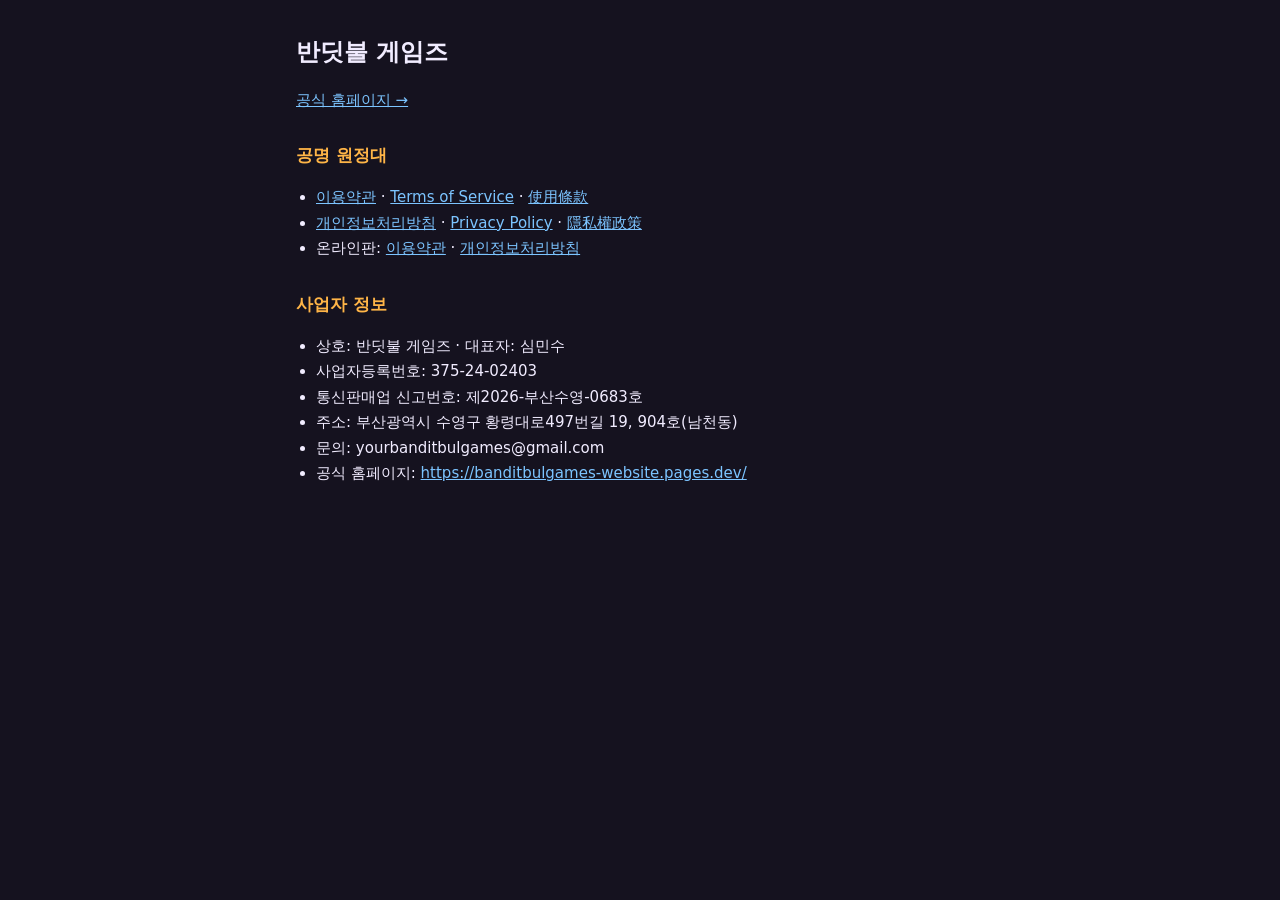
<file: index.html>
<!doctype html>
<html lang="ko">
<head>
<meta charset="utf-8">
<meta name="viewport" content="width=device-width,initial-scale=1">
<title>반딧불 게임즈</title>
<link rel="stylesheet" href="legal.css">
</head>
<body>
<main>
<h1>반딧불 게임즈</h1>
<p><a href="https://banditbulgames-website.pages.dev/">공식 홈페이지 →</a></p>
<h2>공명 원정대</h2>
<ul>
<li><a href="resonance/terms.html">이용약관</a> · <a href="resonance/terms.en.html" lang="en">Terms of Service</a> · <a href="resonance/terms.zh-Hant.html" lang="zh-Hant">使用條款</a></li>
<li><a href="resonance/privacy.html">개인정보처리방침</a> · <a href="resonance/privacy.en.html" lang="en">Privacy Policy</a> · <a href="resonance/privacy.zh-Hant.html" lang="zh-Hant">隱私權政策</a></li>
<li>온라인판: <a href="resonance/online/terms.html">이용약관</a> · <a href="resonance/online/privacy.html">개인정보처리방침</a></li>
</ul>
<h2>사업자 정보</h2>
<ul>
<li>상호: 반딧불 게임즈 · 대표자: 심민수</li>
<li>사업자등록번호: 375-24-02403</li>
<li>통신판매업 신고번호: 제2026-부산수영-0683호</li>
<li>주소: 부산광역시 수영구 황령대로497번길 19, 904호(남천동)</li>
<li>문의: yourbanditbulgames@gmail.com</li>
<li>공식 홈페이지: <a href="https://banditbulgames-website.pages.dev/">https://banditbulgames-website.pages.dev/</a></li>
</ul>
</main>
</body>
</html>
</file>
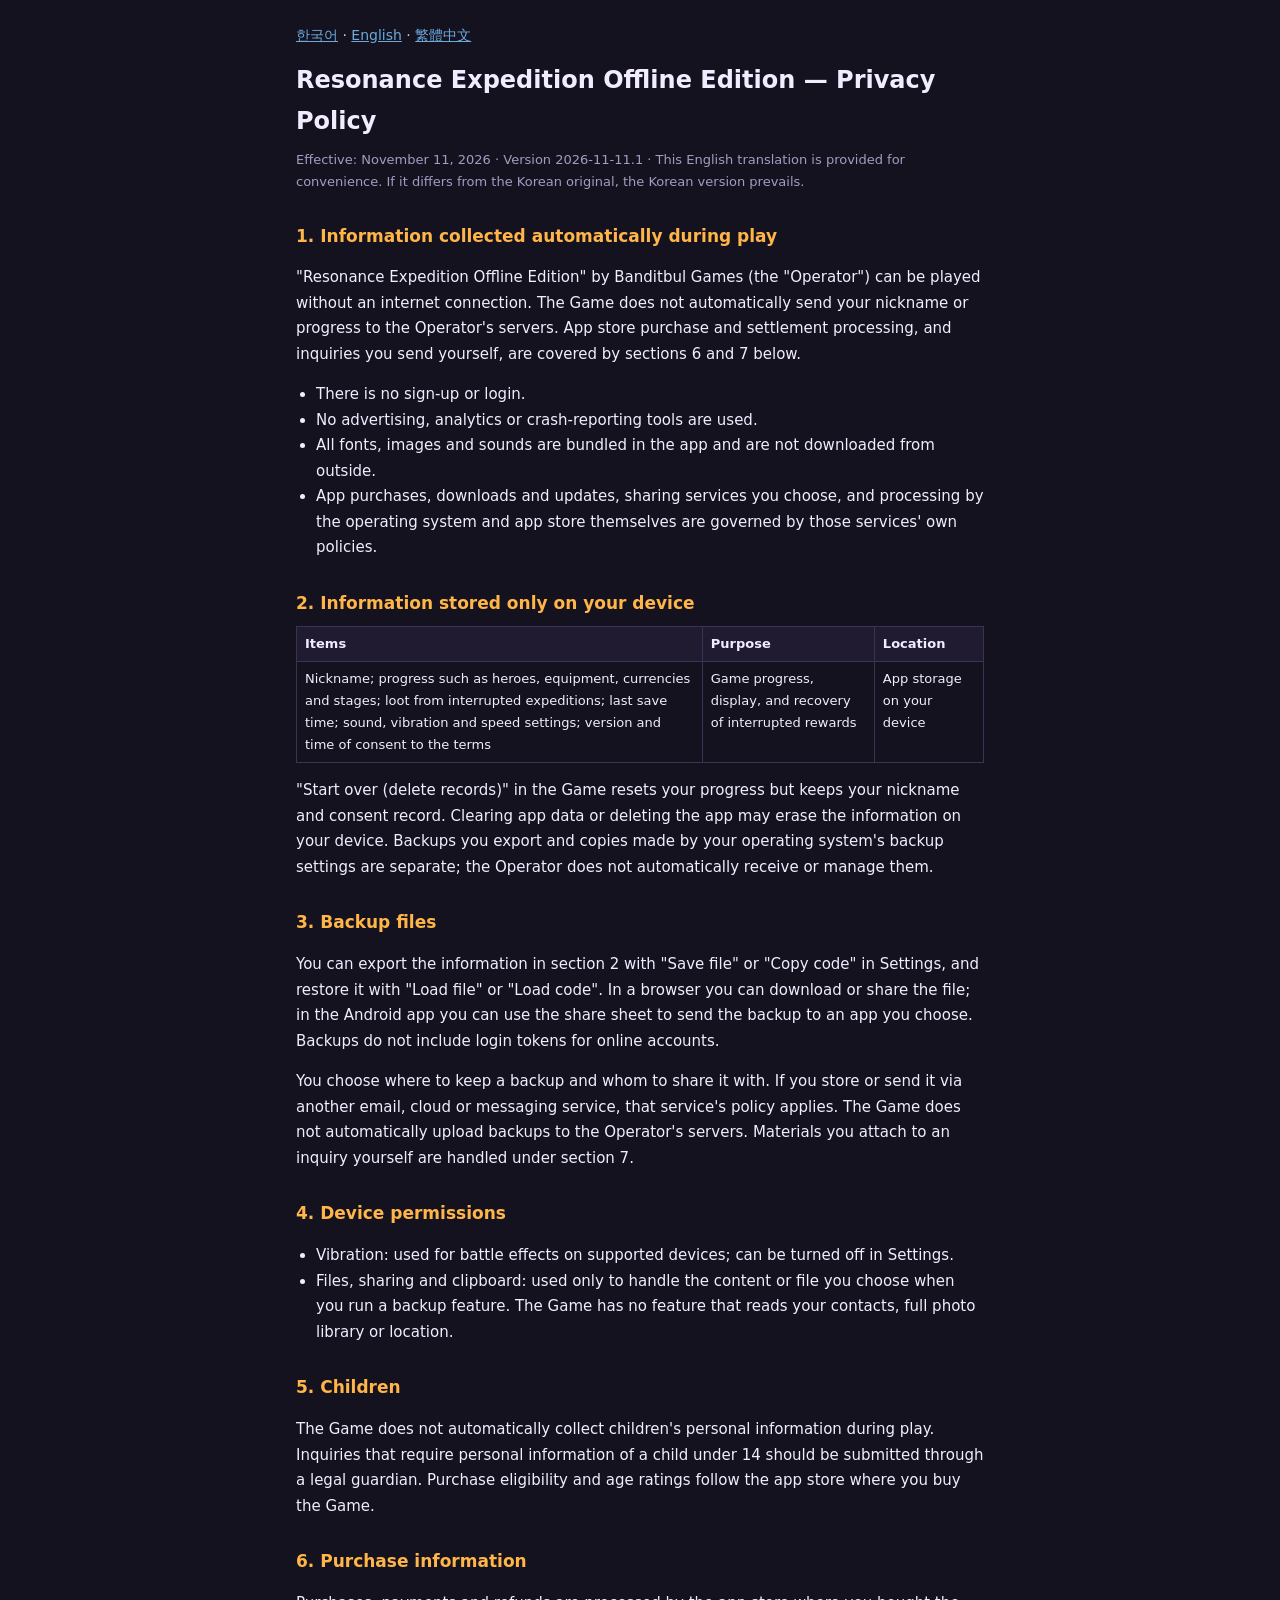
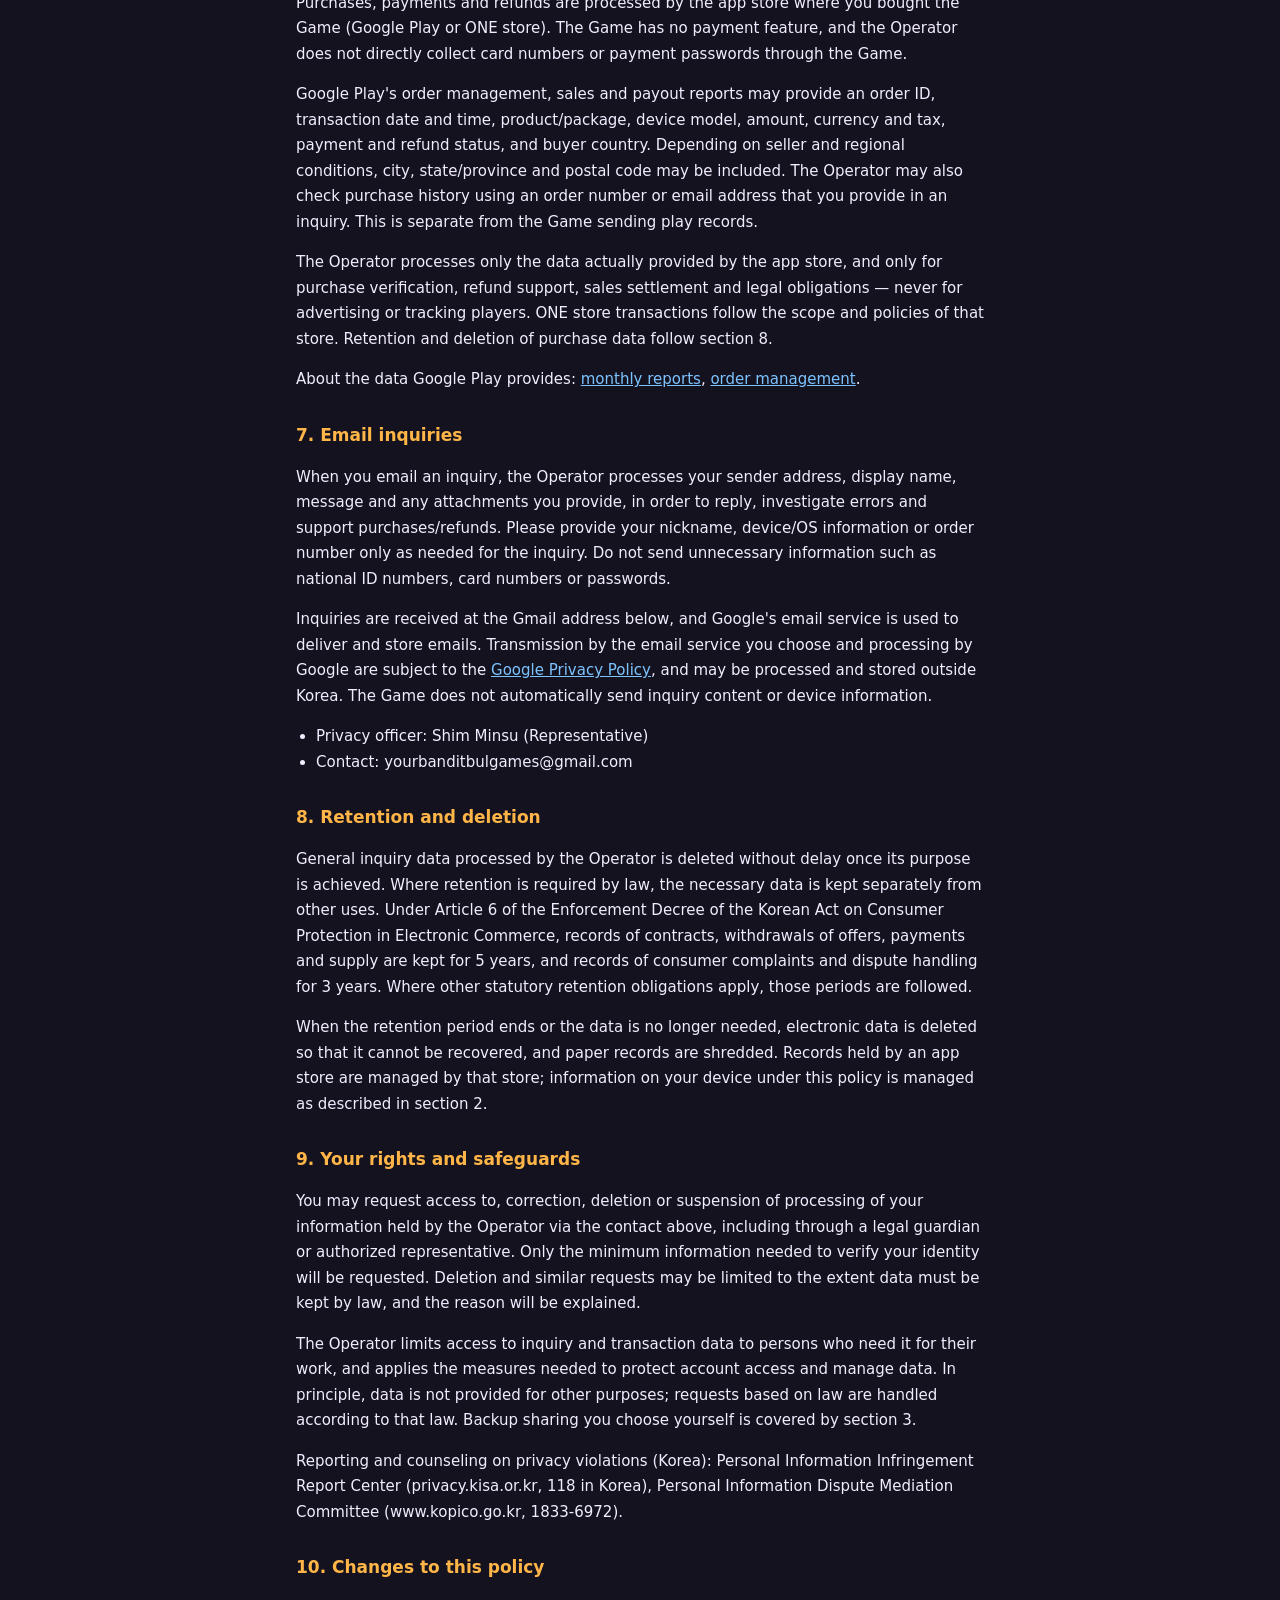
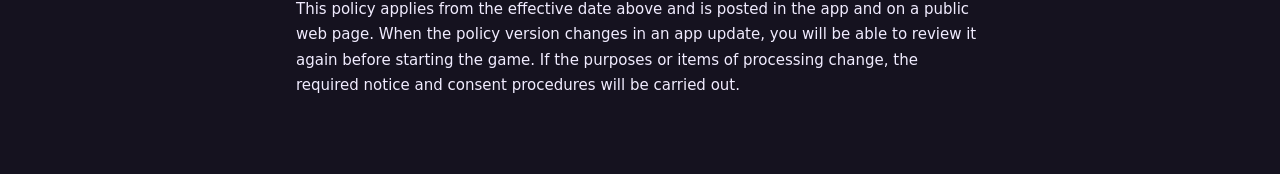
<file: resonance/privacy.en.html>
<!doctype html>
<html lang="en">
<head>
<meta charset="utf-8">
<meta name="viewport" content="width=device-width,initial-scale=1">
<title>Privacy Policy (Offline Edition) · Resonance Expedition</title>
<link rel="stylesheet" href="../legal.css">
</head>
<body>
<main>
<p class="lang"><a href="privacy.html" hreflang="ko" lang="ko">한국어</a> · <a href="privacy.en.html" hreflang="en" lang="en">English</a> · <a href="privacy.zh-Hant.html" hreflang="zh-Hant" lang="zh-Hant">繁體中文</a></p>
<h1>Resonance Expedition Offline Edition — Privacy Policy</h1>
<p class="meta">Effective: November 11, 2026 · Version 2026-11-11.1 · This English translation is provided for convenience. If it differs from the Korean original, the Korean version prevails.</p>

<h2>1. Information collected automatically during play</h2>
<p>"Resonance Expedition Offline Edition" by Banditbul Games (the "Operator") can be played without an internet connection. The Game does not automatically send your nickname or progress to the Operator's servers. App store purchase and settlement processing, and inquiries you send yourself, are covered by sections 6 and 7 below.</p>
<ul>
<li>There is no sign-up or login.</li>
<li>No advertising, analytics or crash-reporting tools are used.</li>
<li>All fonts, images and sounds are bundled in the app and are not downloaded from outside.</li>
<li>App purchases, downloads and updates, sharing services you choose, and processing by the operating system and app store themselves are governed by those services' own policies.</li>
</ul>

<h2>2. Information stored only on your device</h2>
<table>
<thead><tr><th>Items</th><th>Purpose</th><th>Location</th></tr></thead>
<tbody>
<tr><td>Nickname; progress such as heroes, equipment, currencies and stages; loot from interrupted expeditions; last save time; sound, vibration and speed settings; version and time of consent to the terms</td><td>Game progress, display, and recovery of interrupted rewards</td><td>App storage on your device</td></tr>
</tbody>
</table>
<p>"Start over (delete records)" in the Game resets your progress but keeps your nickname and consent record. Clearing app data or deleting the app may erase the information on your device. Backups you export and copies made by your operating system's backup settings are separate; the Operator does not automatically receive or manage them.</p>

<h2>3. Backup files</h2>
<p>You can export the information in section 2 with "Save file" or "Copy code" in Settings, and restore it with "Load file" or "Load code". In a browser you can download or share the file; in the Android app you can use the share sheet to send the backup to an app you choose. Backups do not include login tokens for online accounts.</p>
<p>You choose where to keep a backup and whom to share it with. If you store or send it via another email, cloud or messaging service, that service's policy applies. The Game does not automatically upload backups to the Operator's servers. Materials you attach to an inquiry yourself are handled under section 7.</p>

<h2>4. Device permissions</h2>
<ul>
<li>Vibration: used for battle effects on supported devices; can be turned off in Settings.</li>
<li>Files, sharing and clipboard: used only to handle the content or file you choose when you run a backup feature. The Game has no feature that reads your contacts, full photo library or location.</li>
</ul>

<h2>5. Children</h2>
<p>The Game does not automatically collect children's personal information during play. Inquiries that require personal information of a child under 14 should be submitted through a legal guardian. Purchase eligibility and age ratings follow the app store where you buy the Game.</p>

<h2>6. Purchase information</h2>
<p>Purchases, payments and refunds are processed by the app store where you bought the Game (Google Play or ONE store). The Game has no payment feature, and the Operator does not directly collect card numbers or payment passwords through the Game.</p>
<p>Google Play's order management, sales and payout reports may provide an order ID, transaction date and time, product/package, device model, amount, currency and tax, payment and refund status, and buyer country. Depending on seller and regional conditions, city, state/province and postal code may be included. The Operator may also check purchase history using an order number or email address that you provide in an inquiry. This is separate from the Game sending play records.</p>
<p>The Operator processes only the data actually provided by the app store, and only for purchase verification, refund support, sales settlement and legal obligations — never for advertising or tracking players. ONE store transactions follow the scope and policies of that store. Retention and deletion of purchase data follow section 8.</p>
<p>About the data Google Play provides: <a href="https://support.google.com/googleplay/android-developer/answer/6135870?hl=en">monthly reports</a>, <a href="https://support.google.com/googleplay/android-developer/answer/2741495?hl=en">order management</a>.</p>

<h2>7. Email inquiries</h2>
<p>When you email an inquiry, the Operator processes your sender address, display name, message and any attachments you provide, in order to reply, investigate errors and support purchases/refunds. Please provide your nickname, device/OS information or order number only as needed for the inquiry. Do not send unnecessary information such as national ID numbers, card numbers or passwords.</p>
<p>Inquiries are received at the Gmail address below, and Google's email service is used to deliver and store emails. Transmission by the email service you choose and processing by Google are subject to the <a href="https://policies.google.com/privacy?hl=en">Google Privacy Policy</a>, and may be processed and stored outside Korea. The Game does not automatically send inquiry content or device information.</p>
<ul>
<li>Privacy officer: Shim Minsu (Representative)</li>
<li>Contact: yourbanditbulgames@gmail.com</li>
</ul>

<h2>8. Retention and deletion</h2>
<p>General inquiry data processed by the Operator is deleted without delay once its purpose is achieved. Where retention is required by law, the necessary data is kept separately from other uses. Under Article 6 of the Enforcement Decree of the Korean Act on Consumer Protection in Electronic Commerce, records of contracts, withdrawals of offers, payments and supply are kept for 5 years, and records of consumer complaints and dispute handling for 3 years. Where other statutory retention obligations apply, those periods are followed.</p>
<p>When the retention period ends or the data is no longer needed, electronic data is deleted so that it cannot be recovered, and paper records are shredded. Records held by an app store are managed by that store; information on your device under this policy is managed as described in section 2.</p>

<h2>9. Your rights and safeguards</h2>
<p>You may request access to, correction, deletion or suspension of processing of your information held by the Operator via the contact above, including through a legal guardian or authorized representative. Only the minimum information needed to verify your identity will be requested. Deletion and similar requests may be limited to the extent data must be kept by law, and the reason will be explained.</p>
<p>The Operator limits access to inquiry and transaction data to persons who need it for their work, and applies the measures needed to protect account access and manage data. In principle, data is not provided for other purposes; requests based on law are handled according to that law. Backup sharing you choose yourself is covered by section 3.</p>
<p>Reporting and counseling on privacy violations (Korea): Personal Information Infringement Report Center (privacy.kisa.or.kr, 118 in Korea), Personal Information Dispute Mediation Committee (www.kopico.go.kr, 1833-6972).</p>

<h2>10. Changes to this policy</h2>
<p>This policy applies from the effective date above and is posted in the app and on a public web page. When the policy version changes in an app update, you will be able to review it again before starting the game. If the purposes or items of processing change, the required notice and consent procedures will be carried out.</p>
</main>
</body>
</html>
</file>
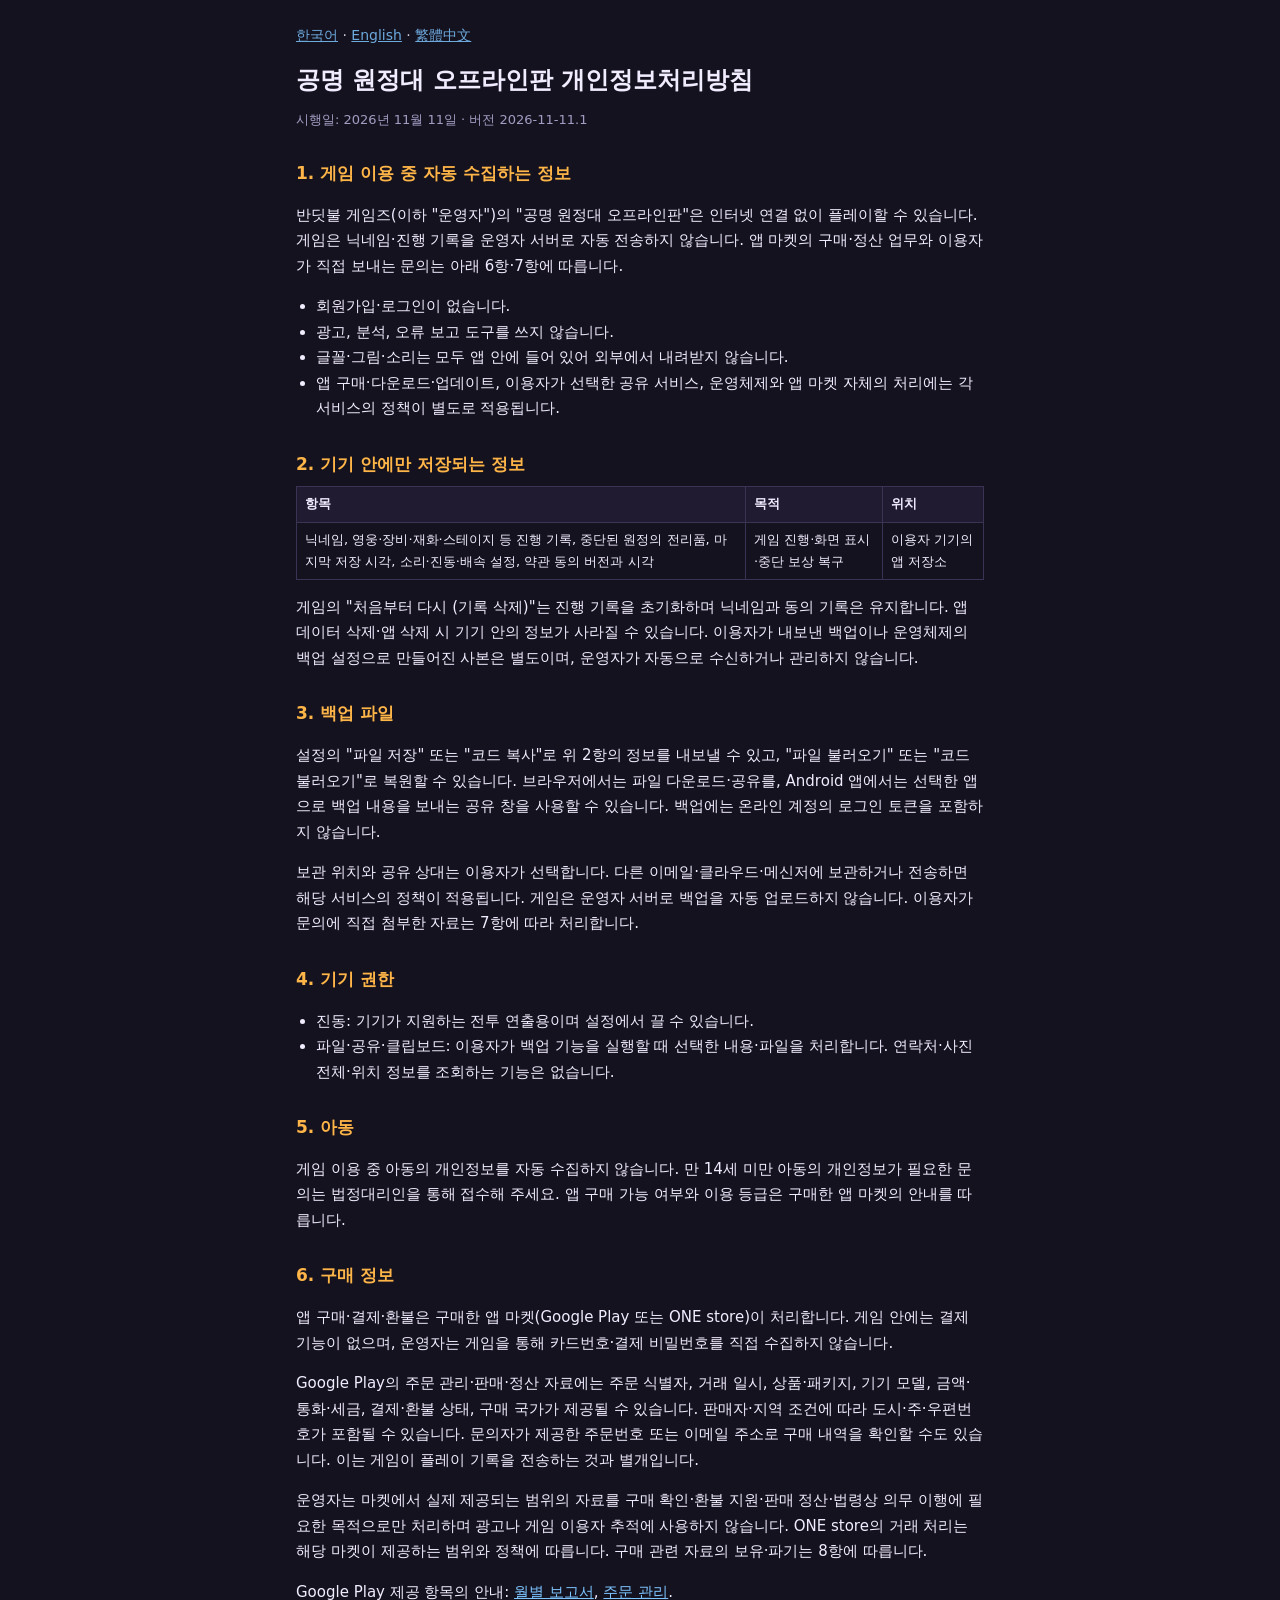
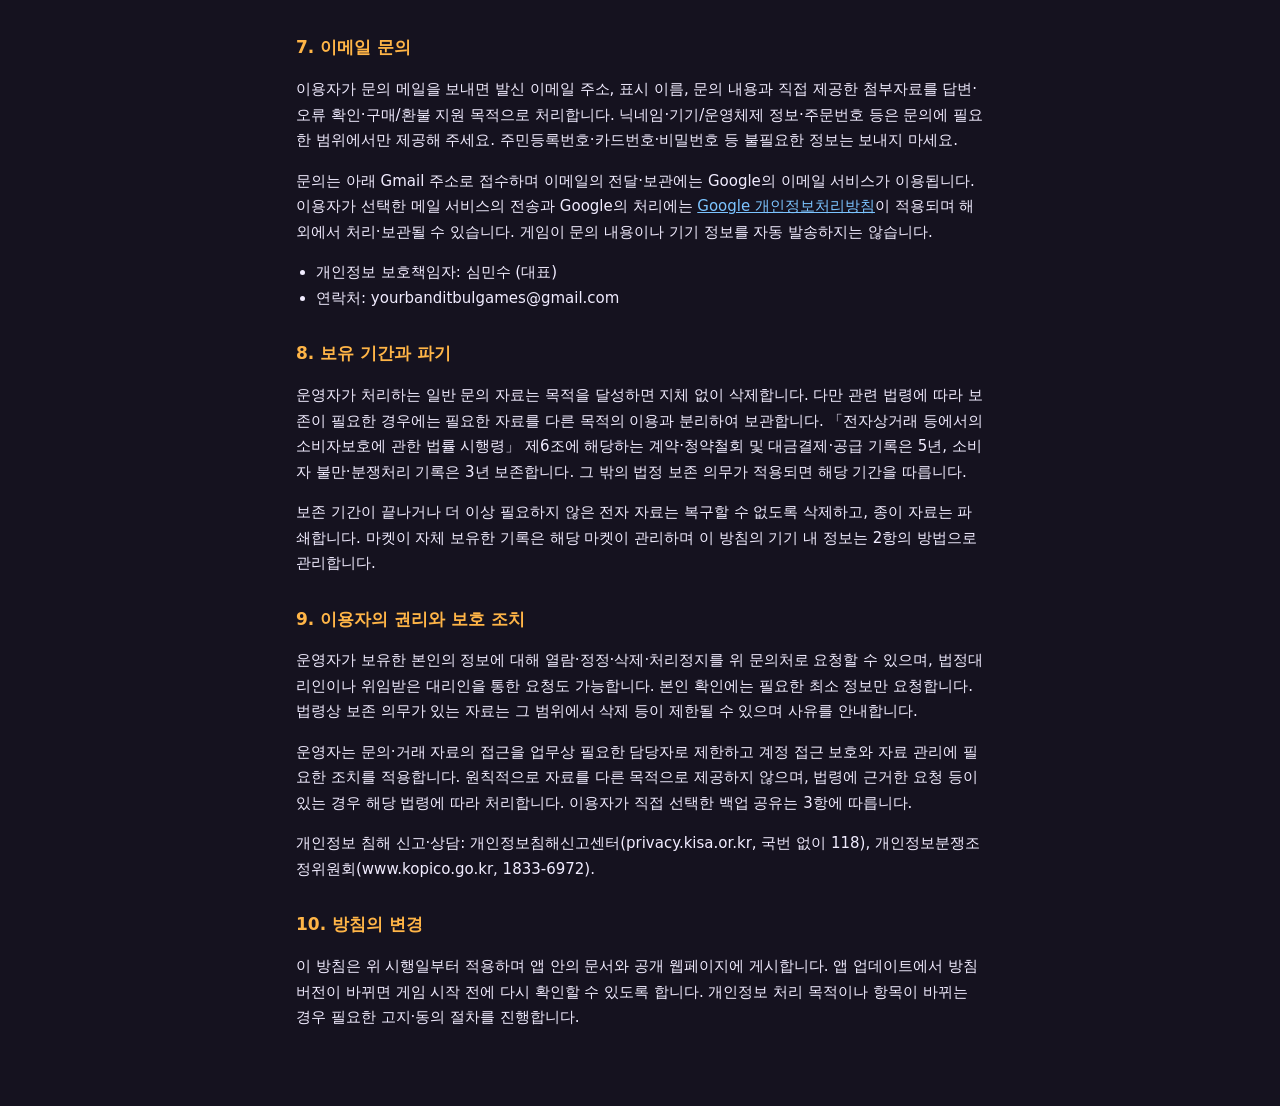
<file: resonance/privacy.html>
<!doctype html>
<html lang="ko">
<head>
<meta charset="utf-8">
<meta name="viewport" content="width=device-width,initial-scale=1">
<title>개인정보처리방침 (오프라인판) · 공명 원정대</title>
<link rel="stylesheet" href="../legal.css">
</head>
<body>
<main>
<p class="lang"><a href="privacy.html" hreflang="ko" lang="ko">한국어</a> · <a href="privacy.en.html" hreflang="en" lang="en">English</a> · <a href="privacy.zh-Hant.html" hreflang="zh-Hant" lang="zh-Hant">繁體中文</a></p>
<h1>공명 원정대 오프라인판 개인정보처리방침</h1>
<p class="meta">시행일: 2026년 11월 11일 · 버전 2026-11-11.1</p>

<h2>1. 게임 이용 중 자동 수집하는 정보</h2>
<p>반딧불 게임즈(이하 "운영자")의 "공명 원정대 오프라인판"은 인터넷 연결 없이 플레이할 수 있습니다. 게임은 닉네임·진행 기록을 운영자 서버로 자동 전송하지 않습니다. 앱 마켓의 구매·정산 업무와 이용자가 직접 보내는 문의는 아래 6항·7항에 따릅니다.</p>
<ul>
<li>회원가입·로그인이 없습니다.</li>
<li>광고, 분석, 오류 보고 도구를 쓰지 않습니다.</li>
<li>글꼴·그림·소리는 모두 앱 안에 들어 있어 외부에서 내려받지 않습니다.</li>
<li>앱 구매·다운로드·업데이트, 이용자가 선택한 공유 서비스, 운영체제와 앱 마켓 자체의 처리에는 각 서비스의 정책이 별도로 적용됩니다.</li>
</ul>

<h2>2. 기기 안에만 저장되는 정보</h2>
<table>
<thead><tr><th>항목</th><th>목적</th><th>위치</th></tr></thead>
<tbody>
<tr><td>닉네임, 영웅·장비·재화·스테이지 등 진행 기록, 중단된 원정의 전리품, 마지막 저장 시각, 소리·진동·배속 설정, 약관 동의 버전과 시각</td><td>게임 진행·화면 표시·중단 보상 복구</td><td>이용자 기기의 앱 저장소</td></tr>
</tbody>
</table>
<p>게임의 "처음부터 다시 (기록 삭제)"는 진행 기록을 초기화하며 닉네임과 동의 기록은 유지합니다. 앱 데이터 삭제·앱 삭제 시 기기 안의 정보가 사라질 수 있습니다. 이용자가 내보낸 백업이나 운영체제의 백업 설정으로 만들어진 사본은 별도이며, 운영자가 자동으로 수신하거나 관리하지 않습니다.</p>

<h2>3. 백업 파일</h2>
<p>설정의 "파일 저장" 또는 "코드 복사"로 위 2항의 정보를 내보낼 수 있고, "파일 불러오기" 또는 "코드 불러오기"로 복원할 수 있습니다. 브라우저에서는 파일 다운로드·공유를, Android 앱에서는 선택한 앱으로 백업 내용을 보내는 공유 창을 사용할 수 있습니다. 백업에는 온라인 계정의 로그인 토큰을 포함하지 않습니다.</p>
<p>보관 위치와 공유 상대는 이용자가 선택합니다. 다른 이메일·클라우드·메신저에 보관하거나 전송하면 해당 서비스의 정책이 적용됩니다. 게임은 운영자 서버로 백업을 자동 업로드하지 않습니다. 이용자가 문의에 직접 첨부한 자료는 7항에 따라 처리합니다.</p>

<h2>4. 기기 권한</h2>
<ul>
<li>진동: 기기가 지원하는 전투 연출용이며 설정에서 끌 수 있습니다.</li>
<li>파일·공유·클립보드: 이용자가 백업 기능을 실행할 때 선택한 내용·파일을 처리합니다. 연락처·사진 전체·위치 정보를 조회하는 기능은 없습니다.</li>
</ul>

<h2>5. 아동</h2>
<p>게임 이용 중 아동의 개인정보를 자동 수집하지 않습니다. 만 14세 미만 아동의 개인정보가 필요한 문의는 법정대리인을 통해 접수해 주세요. 앱 구매 가능 여부와 이용 등급은 구매한 앱 마켓의 안내를 따릅니다.</p>

<h2>6. 구매 정보</h2>
<p>앱 구매·결제·환불은 구매한 앱 마켓(Google Play 또는 ONE store)이 처리합니다. 게임 안에는 결제 기능이 없으며, 운영자는 게임을 통해 카드번호·결제 비밀번호를 직접 수집하지 않습니다.</p>
<p>Google Play의 주문 관리·판매·정산 자료에는 주문 식별자, 거래 일시, 상품·패키지, 기기 모델, 금액·통화·세금, 결제·환불 상태, 구매 국가가 제공될 수 있습니다. 판매자·지역 조건에 따라 도시·주·우편번호가 포함될 수 있습니다. 문의자가 제공한 주문번호 또는 이메일 주소로 구매 내역을 확인할 수도 있습니다. 이는 게임이 플레이 기록을 전송하는 것과 별개입니다.</p>
<p>운영자는 마켓에서 실제 제공되는 범위의 자료를 구매 확인·환불 지원·판매 정산·법령상 의무 이행에 필요한 목적으로만 처리하며 광고나 게임 이용자 추적에 사용하지 않습니다. ONE store의 거래 처리는 해당 마켓이 제공하는 범위와 정책에 따릅니다. 구매 관련 자료의 보유·파기는 8항에 따릅니다.</p>
<p>Google Play 제공 항목의 안내: <a href="https://support.google.com/googleplay/android-developer/answer/6135870?hl=ko">월별 보고서</a>, <a href="https://support.google.com/googleplay/android-developer/answer/2741495?hl=ko">주문 관리</a>.</p>

<h2>7. 이메일 문의</h2>
<p>이용자가 문의 메일을 보내면 발신 이메일 주소, 표시 이름, 문의 내용과 직접 제공한 첨부자료를 답변·오류 확인·구매/환불 지원 목적으로 처리합니다. 닉네임·기기/운영체제 정보·주문번호 등은 문의에 필요한 범위에서만 제공해 주세요. 주민등록번호·카드번호·비밀번호 등 불필요한 정보는 보내지 마세요.</p>
<p>문의는 아래 Gmail 주소로 접수하며 이메일의 전달·보관에는 Google의 이메일 서비스가 이용됩니다. 이용자가 선택한 메일 서비스의 전송과 Google의 처리에는 <a href="https://policies.google.com/privacy?hl=ko">Google 개인정보처리방침</a>이 적용되며 해외에서 처리·보관될 수 있습니다. 게임이 문의 내용이나 기기 정보를 자동 발송하지는 않습니다.</p>
<ul>
<li>개인정보 보호책임자: 심민수 (대표)</li>
<li>연락처: yourbanditbulgames@gmail.com</li>
</ul>

<h2>8. 보유 기간과 파기</h2>
<p>운영자가 처리하는 일반 문의 자료는 목적을 달성하면 지체 없이 삭제합니다. 다만 관련 법령에 따라 보존이 필요한 경우에는 필요한 자료를 다른 목적의 이용과 분리하여 보관합니다. 「전자상거래 등에서의 소비자보호에 관한 법률 시행령」 제6조에 해당하는 계약·청약철회 및 대금결제·공급 기록은 5년, 소비자 불만·분쟁처리 기록은 3년 보존합니다. 그 밖의 법정 보존 의무가 적용되면 해당 기간을 따릅니다.</p>
<p>보존 기간이 끝나거나 더 이상 필요하지 않은 전자 자료는 복구할 수 없도록 삭제하고, 종이 자료는 파쇄합니다. 마켓이 자체 보유한 기록은 해당 마켓이 관리하며 이 방침의 기기 내 정보는 2항의 방법으로 관리합니다.</p>

<h2>9. 이용자의 권리와 보호 조치</h2>
<p>운영자가 보유한 본인의 정보에 대해 열람·정정·삭제·처리정지를 위 문의처로 요청할 수 있으며, 법정대리인이나 위임받은 대리인을 통한 요청도 가능합니다. 본인 확인에는 필요한 최소 정보만 요청합니다. 법령상 보존 의무가 있는 자료는 그 범위에서 삭제 등이 제한될 수 있으며 사유를 안내합니다.</p>
<p>운영자는 문의·거래 자료의 접근을 업무상 필요한 담당자로 제한하고 계정 접근 보호와 자료 관리에 필요한 조치를 적용합니다. 원칙적으로 자료를 다른 목적으로 제공하지 않으며, 법령에 근거한 요청 등이 있는 경우 해당 법령에 따라 처리합니다. 이용자가 직접 선택한 백업 공유는 3항에 따릅니다.</p>
<p>개인정보 침해 신고·상담: 개인정보침해신고센터(privacy.kisa.or.kr, 국번 없이 118), 개인정보분쟁조정위원회(www.kopico.go.kr, 1833-6972).</p>

<h2>10. 방침의 변경</h2>
<p>이 방침은 위 시행일부터 적용하며 앱 안의 문서와 공개 웹페이지에 게시합니다. 앱 업데이트에서 방침 버전이 바뀌면 게임 시작 전에 다시 확인할 수 있도록 합니다. 개인정보 처리 목적이나 항목이 바뀌는 경우 필요한 고지·동의 절차를 진행합니다.</p>
</main>
</body>
</html>
</file>
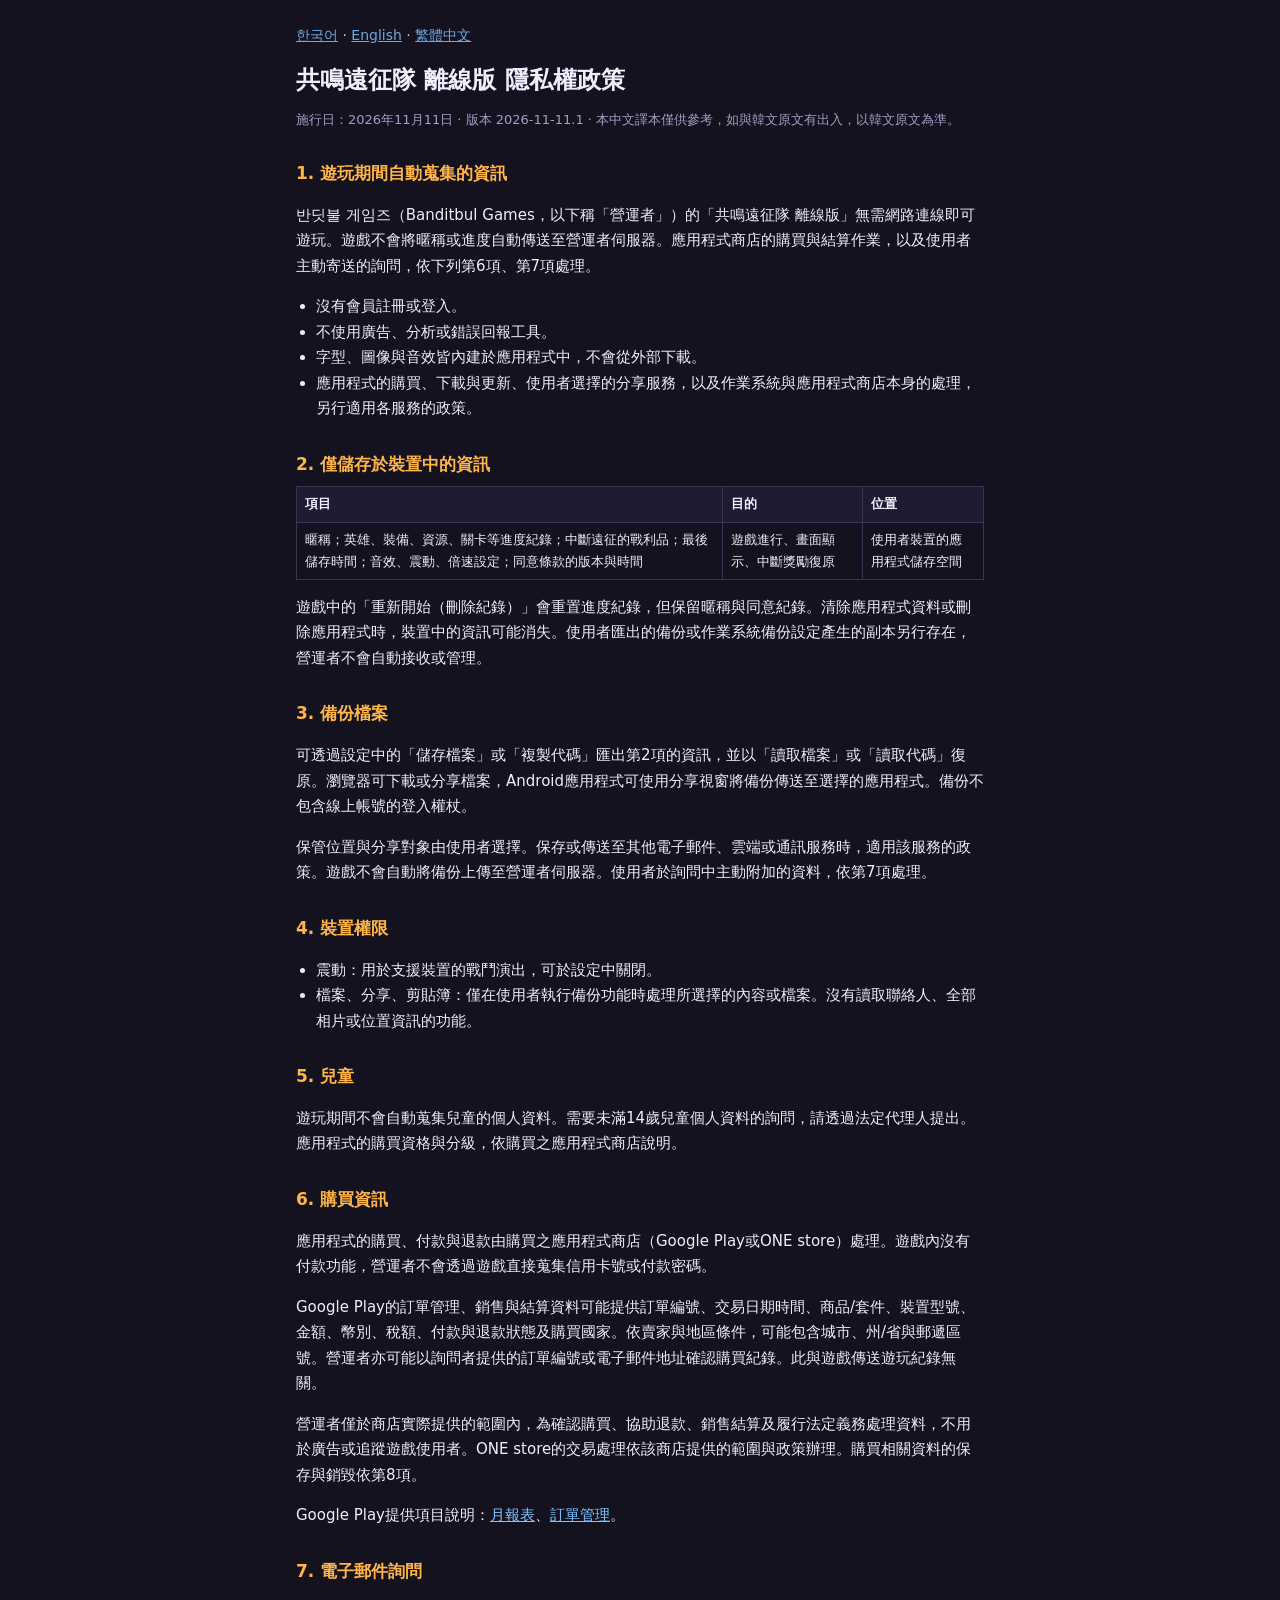
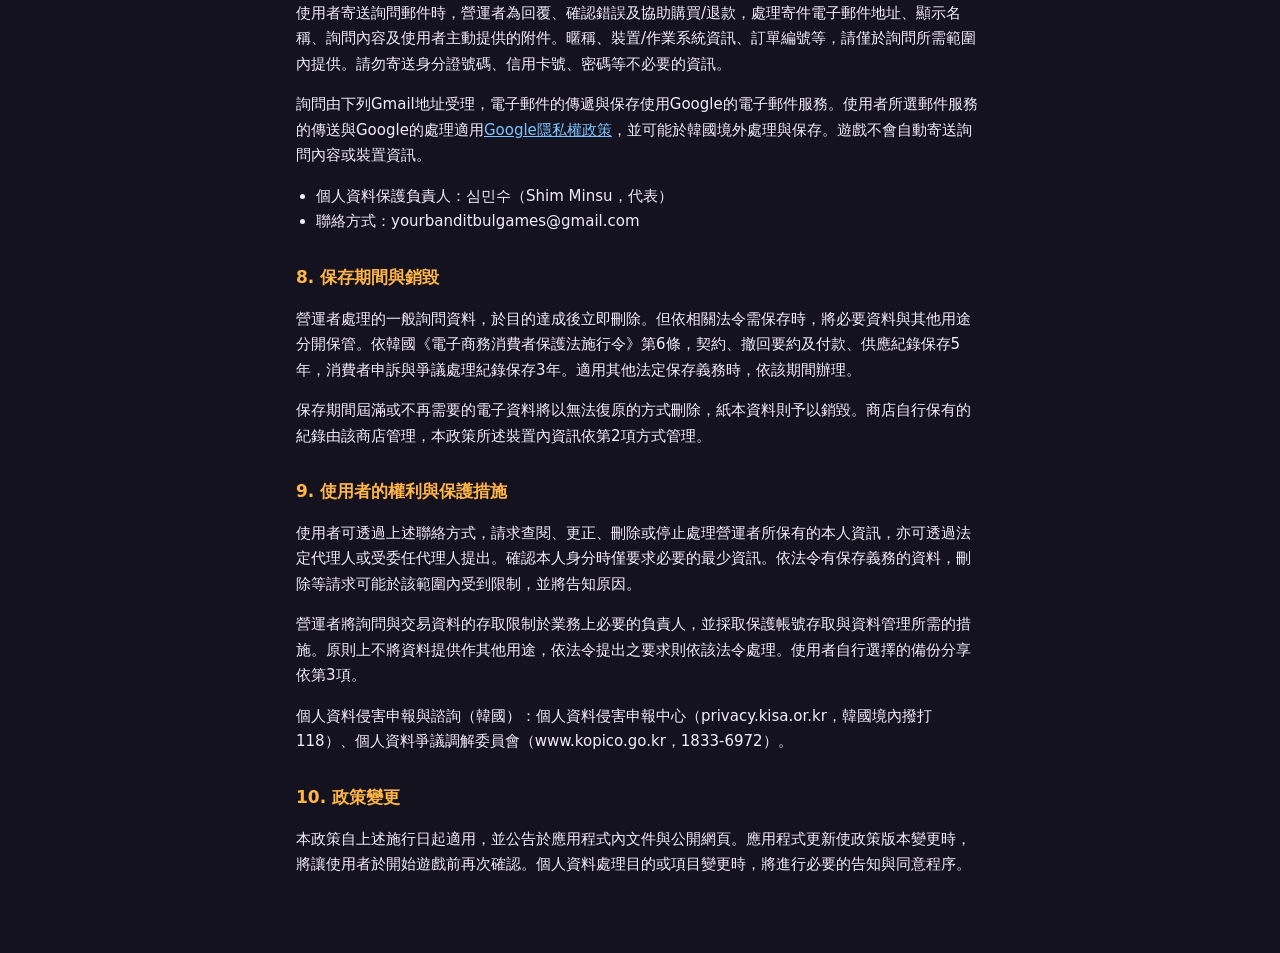
<file: resonance/privacy.zh-Hant.html>
<!doctype html>
<html lang="zh-Hant">
<head>
<meta charset="utf-8">
<meta name="viewport" content="width=device-width,initial-scale=1">
<title>隱私權政策（離線版）· 共鳴遠征隊</title>
<link rel="stylesheet" href="../legal.css">
</head>
<body>
<main>
<p class="lang"><a href="privacy.html" hreflang="ko" lang="ko">한국어</a> · <a href="privacy.en.html" hreflang="en" lang="en">English</a> · <a href="privacy.zh-Hant.html" hreflang="zh-Hant" lang="zh-Hant">繁體中文</a></p>
<h1>共鳴遠征隊 離線版 隱私權政策</h1>
<p class="meta">施行日：2026年11月11日 · 版本 2026-11-11.1 · 本中文譯本僅供參考，如與韓文原文有出入，以韓文原文為準。</p>

<h2>1. 遊玩期間自動蒐集的資訊</h2>
<p>반딧불 게임즈（Banditbul Games，以下稱「營運者」）的「共鳴遠征隊 離線版」無需網路連線即可遊玩。遊戲不會將暱稱或進度自動傳送至營運者伺服器。應用程式商店的購買與結算作業，以及使用者主動寄送的詢問，依下列第6項、第7項處理。</p>
<ul>
<li>沒有會員註冊或登入。</li>
<li>不使用廣告、分析或錯誤回報工具。</li>
<li>字型、圖像與音效皆內建於應用程式中，不會從外部下載。</li>
<li>應用程式的購買、下載與更新、使用者選擇的分享服務，以及作業系統與應用程式商店本身的處理，另行適用各服務的政策。</li>
</ul>

<h2>2. 僅儲存於裝置中的資訊</h2>
<table>
<thead><tr><th>項目</th><th>目的</th><th>位置</th></tr></thead>
<tbody>
<tr><td>暱稱；英雄、裝備、資源、關卡等進度紀錄；中斷遠征的戰利品；最後儲存時間；音效、震動、倍速設定；同意條款的版本與時間</td><td>遊戲進行、畫面顯示、中斷獎勵復原</td><td>使用者裝置的應用程式儲存空間</td></tr>
</tbody>
</table>
<p>遊戲中的「重新開始（刪除紀錄）」會重置進度紀錄，但保留暱稱與同意紀錄。清除應用程式資料或刪除應用程式時，裝置中的資訊可能消失。使用者匯出的備份或作業系統備份設定產生的副本另行存在，營運者不會自動接收或管理。</p>

<h2>3. 備份檔案</h2>
<p>可透過設定中的「儲存檔案」或「複製代碼」匯出第2項的資訊，並以「讀取檔案」或「讀取代碼」復原。瀏覽器可下載或分享檔案，Android應用程式可使用分享視窗將備份傳送至選擇的應用程式。備份不包含線上帳號的登入權杖。</p>
<p>保管位置與分享對象由使用者選擇。保存或傳送至其他電子郵件、雲端或通訊服務時，適用該服務的政策。遊戲不會自動將備份上傳至營運者伺服器。使用者於詢問中主動附加的資料，依第7項處理。</p>

<h2>4. 裝置權限</h2>
<ul>
<li>震動：用於支援裝置的戰鬥演出，可於設定中關閉。</li>
<li>檔案、分享、剪貼簿：僅在使用者執行備份功能時處理所選擇的內容或檔案。沒有讀取聯絡人、全部相片或位置資訊的功能。</li>
</ul>

<h2>5. 兒童</h2>
<p>遊玩期間不會自動蒐集兒童的個人資料。需要未滿14歲兒童個人資料的詢問，請透過法定代理人提出。應用程式的購買資格與分級，依購買之應用程式商店說明。</p>

<h2>6. 購買資訊</h2>
<p>應用程式的購買、付款與退款由購買之應用程式商店（Google Play或ONE store）處理。遊戲內沒有付款功能，營運者不會透過遊戲直接蒐集信用卡號或付款密碼。</p>
<p>Google Play的訂單管理、銷售與結算資料可能提供訂單編號、交易日期時間、商品/套件、裝置型號、金額、幣別、稅額、付款與退款狀態及購買國家。依賣家與地區條件，可能包含城市、州/省與郵遞區號。營運者亦可能以詢問者提供的訂單編號或電子郵件地址確認購買紀錄。此與遊戲傳送遊玩紀錄無關。</p>
<p>營運者僅於商店實際提供的範圍內，為確認購買、協助退款、銷售結算及履行法定義務處理資料，不用於廣告或追蹤遊戲使用者。ONE store的交易處理依該商店提供的範圍與政策辦理。購買相關資料的保存與銷毀依第8項。</p>
<p>Google Play提供項目說明：<a href="https://support.google.com/googleplay/android-developer/answer/6135870?hl=zh-Hant">月報表</a>、<a href="https://support.google.com/googleplay/android-developer/answer/2741495?hl=zh-Hant">訂單管理</a>。</p>

<h2>7. 電子郵件詢問</h2>
<p>使用者寄送詢問郵件時，營運者為回覆、確認錯誤及協助購買/退款，處理寄件電子郵件地址、顯示名稱、詢問內容及使用者主動提供的附件。暱稱、裝置/作業系統資訊、訂單編號等，請僅於詢問所需範圍內提供。請勿寄送身分證號碼、信用卡號、密碼等不必要的資訊。</p>
<p>詢問由下列Gmail地址受理，電子郵件的傳遞與保存使用Google的電子郵件服務。使用者所選郵件服務的傳送與Google的處理適用<a href="https://policies.google.com/privacy?hl=zh-TW">Google隱私權政策</a>，並可能於韓國境外處理與保存。遊戲不會自動寄送詢問內容或裝置資訊。</p>
<ul>
<li>個人資料保護負責人：심민수（Shim Minsu，代表）</li>
<li>聯絡方式：yourbanditbulgames@gmail.com</li>
</ul>

<h2>8. 保存期間與銷毀</h2>
<p>營運者處理的一般詢問資料，於目的達成後立即刪除。但依相關法令需保存時，將必要資料與其他用途分開保管。依韓國《電子商務消費者保護法施行令》第6條，契約、撤回要約及付款、供應紀錄保存5年，消費者申訴與爭議處理紀錄保存3年。適用其他法定保存義務時，依該期間辦理。</p>
<p>保存期間屆滿或不再需要的電子資料將以無法復原的方式刪除，紙本資料則予以銷毀。商店自行保有的紀錄由該商店管理，本政策所述裝置內資訊依第2項方式管理。</p>

<h2>9. 使用者的權利與保護措施</h2>
<p>使用者可透過上述聯絡方式，請求查閱、更正、刪除或停止處理營運者所保有的本人資訊，亦可透過法定代理人或受委任代理人提出。確認本人身分時僅要求必要的最少資訊。依法令有保存義務的資料，刪除等請求可能於該範圍內受到限制，並將告知原因。</p>
<p>營運者將詢問與交易資料的存取限制於業務上必要的負責人，並採取保護帳號存取與資料管理所需的措施。原則上不將資料提供作其他用途，依法令提出之要求則依該法令處理。使用者自行選擇的備份分享依第3項。</p>
<p>個人資料侵害申報與諮詢（韓國）：個人資料侵害申報中心（privacy.kisa.or.kr，韓國境內撥打118）、個人資料爭議調解委員會（www.kopico.go.kr，1833-6972）。</p>

<h2>10. 政策變更</h2>
<p>本政策自上述施行日起適用，並公告於應用程式內文件與公開網頁。應用程式更新使政策版本變更時，將讓使用者於開始遊戲前再次確認。個人資料處理目的或項目變更時，將進行必要的告知與同意程序。</p>
</main>
</body>
</html>
</file>
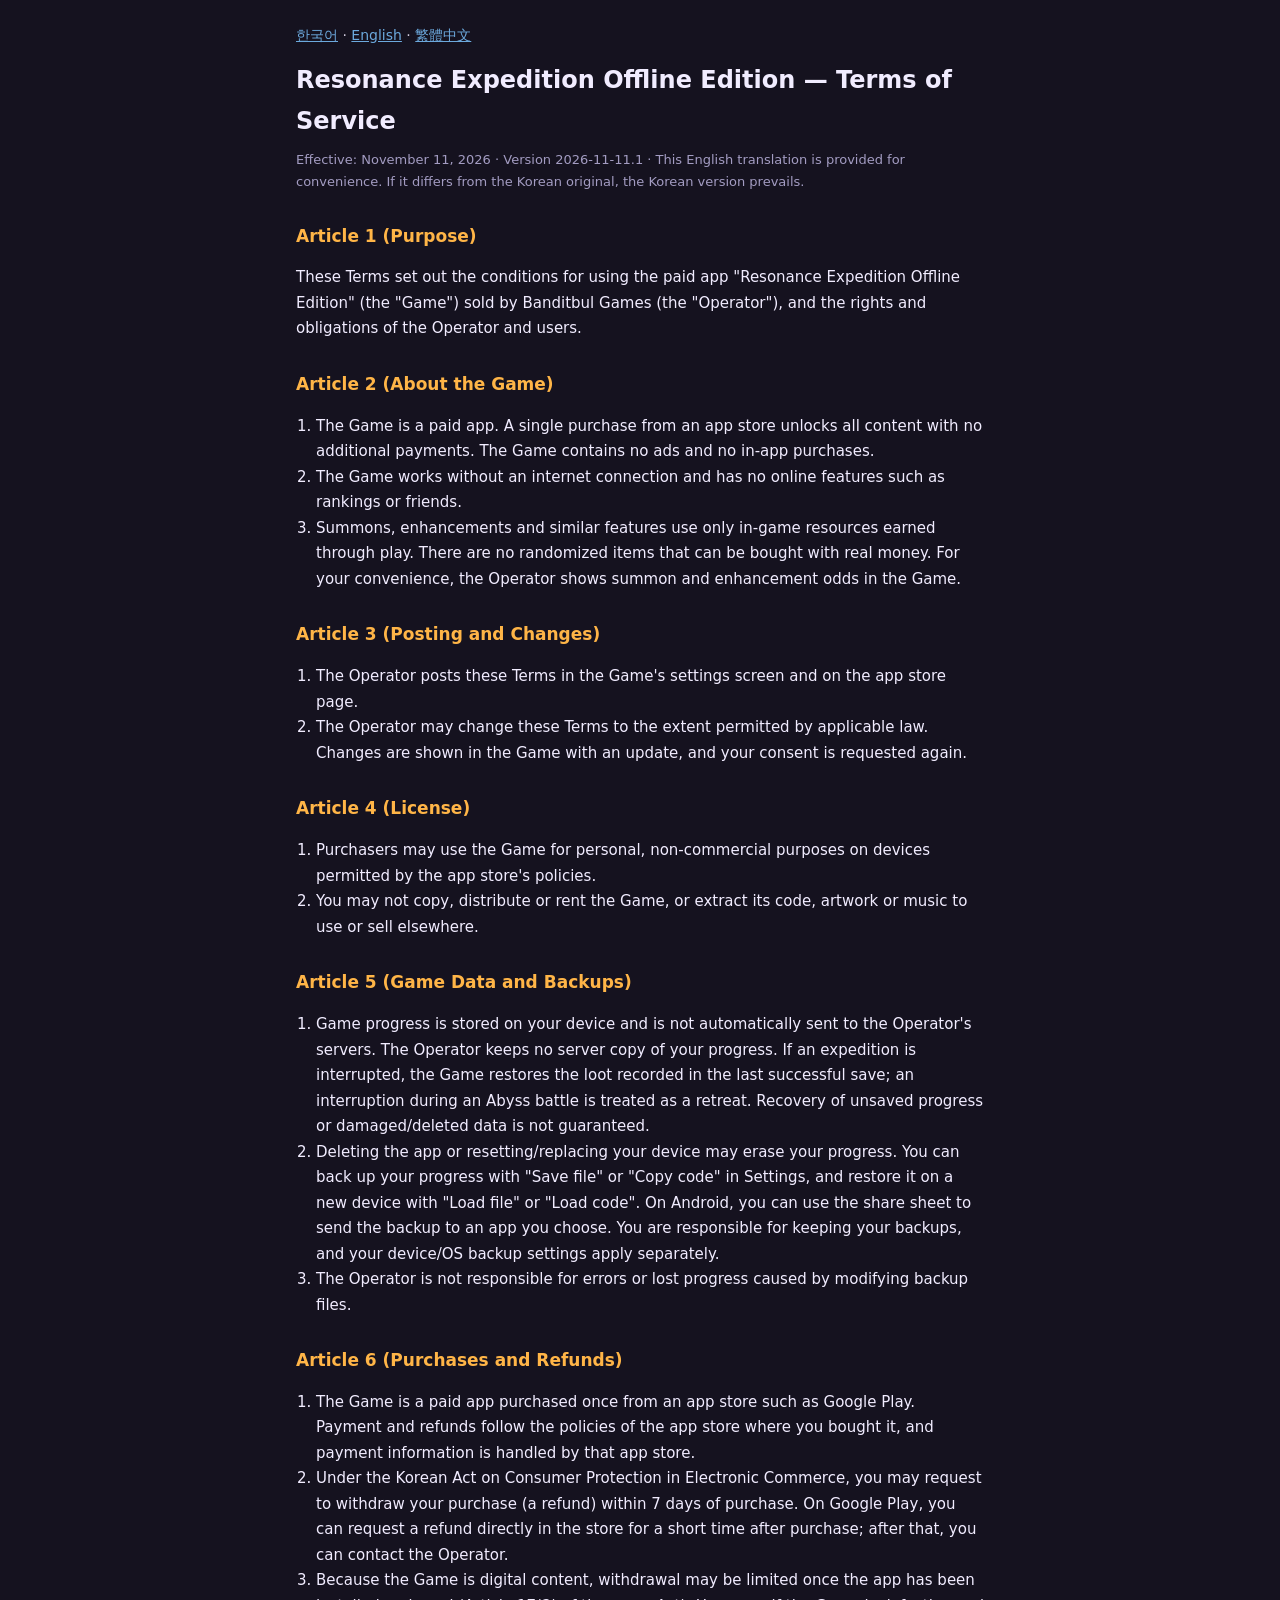
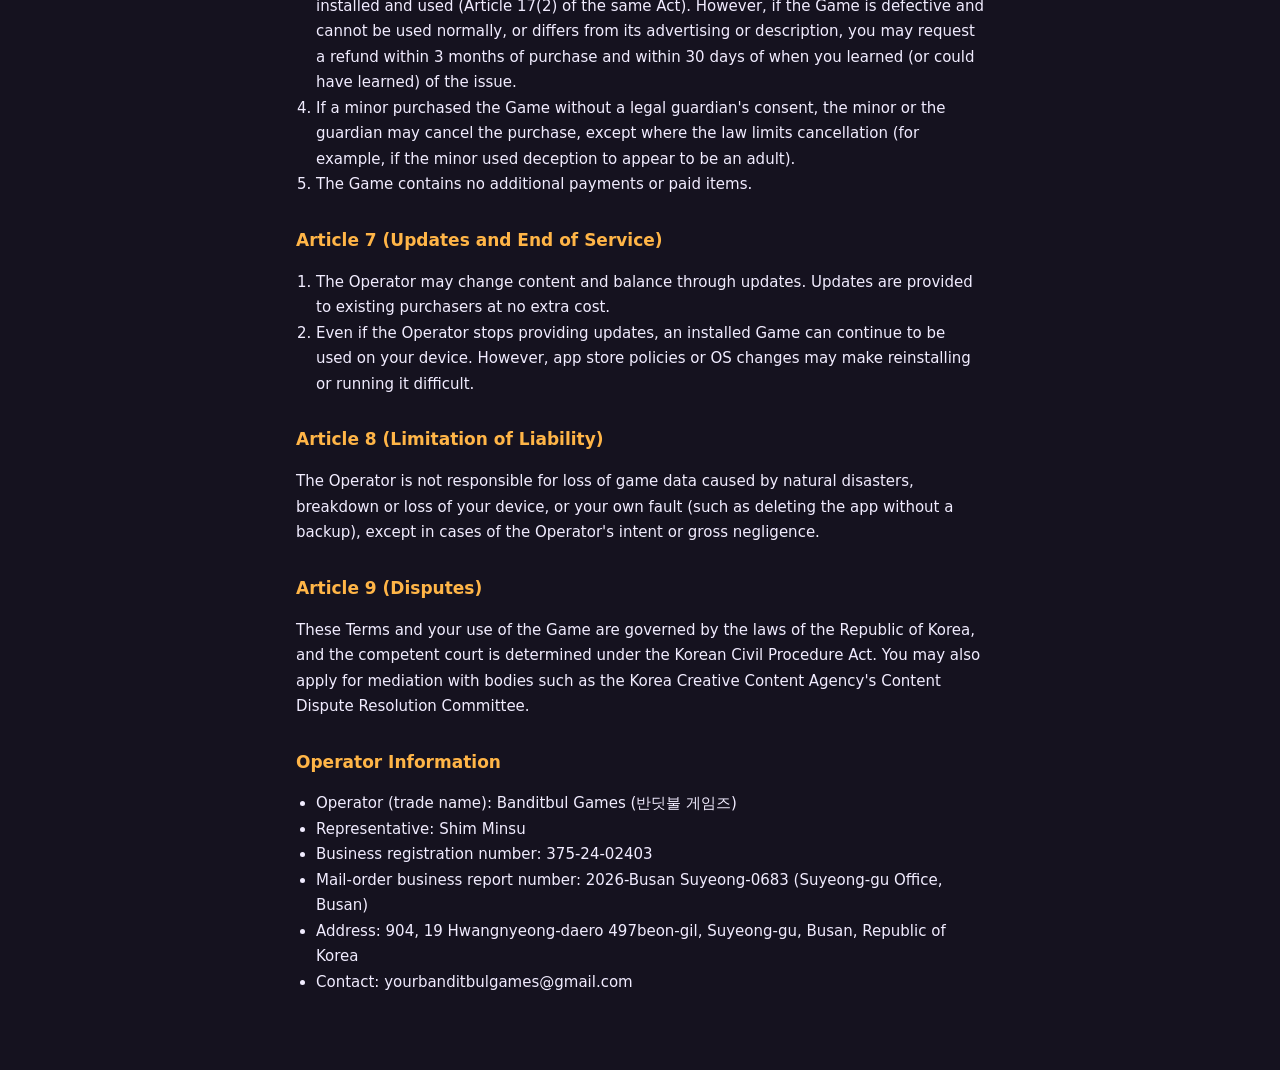
<file: resonance/terms.en.html>
<!doctype html>
<html lang="en">
<head>
<meta charset="utf-8">
<meta name="viewport" content="width=device-width,initial-scale=1">
<title>Terms of Service (Offline Edition) · Resonance Expedition</title>
<link rel="stylesheet" href="../legal.css">
</head>
<body>
<main>
<p class="lang"><a href="terms.html" hreflang="ko" lang="ko">한국어</a> · <a href="terms.en.html" hreflang="en" lang="en">English</a> · <a href="terms.zh-Hant.html" hreflang="zh-Hant" lang="zh-Hant">繁體中文</a></p>
<h1>Resonance Expedition Offline Edition — Terms of Service</h1>
<p class="meta">Effective: November 11, 2026 · Version 2026-11-11.1 · This English translation is provided for convenience. If it differs from the Korean original, the Korean version prevails.</p>

<h2>Article 1 (Purpose)</h2>
<p>These Terms set out the conditions for using the paid app "Resonance Expedition Offline Edition" (the "Game") sold by Banditbul Games (the "Operator"), and the rights and obligations of the Operator and users.</p>

<h2>Article 2 (About the Game)</h2>
<ol>
<li>The Game is a paid app. A single purchase from an app store unlocks all content with no additional payments. The Game contains no ads and no in-app purchases.</li>
<li>The Game works without an internet connection and has no online features such as rankings or friends.</li>
<li>Summons, enhancements and similar features use only in-game resources earned through play. There are no randomized items that can be bought with real money. For your convenience, the Operator shows summon and enhancement odds in the Game.</li>
</ol>

<h2>Article 3 (Posting and Changes)</h2>
<ol>
<li>The Operator posts these Terms in the Game's settings screen and on the app store page.</li>
<li>The Operator may change these Terms to the extent permitted by applicable law. Changes are shown in the Game with an update, and your consent is requested again.</li>
</ol>

<h2>Article 4 (License)</h2>
<ol>
<li>Purchasers may use the Game for personal, non-commercial purposes on devices permitted by the app store's policies.</li>
<li>You may not copy, distribute or rent the Game, or extract its code, artwork or music to use or sell elsewhere.</li>
</ol>

<h2>Article 5 (Game Data and Backups)</h2>
<ol>
<li>Game progress is stored on your device and is not automatically sent to the Operator's servers. The Operator keeps no server copy of your progress. If an expedition is interrupted, the Game restores the loot recorded in the last successful save; an interruption during an Abyss battle is treated as a retreat. Recovery of unsaved progress or damaged/deleted data is not guaranteed.</li>
<li>Deleting the app or resetting/replacing your device may erase your progress. You can back up your progress with "Save file" or "Copy code" in Settings, and restore it on a new device with "Load file" or "Load code". On Android, you can use the share sheet to send the backup to an app you choose. You are responsible for keeping your backups, and your device/OS backup settings apply separately.</li>
<li>The Operator is not responsible for errors or lost progress caused by modifying backup files.</li>
</ol>

<h2>Article 6 (Purchases and Refunds)</h2>
<ol>
<li>The Game is a paid app purchased once from an app store such as Google Play. Payment and refunds follow the policies of the app store where you bought it, and payment information is handled by that app store.</li>
<li>Under the Korean Act on Consumer Protection in Electronic Commerce, you may request to withdraw your purchase (a refund) within 7 days of purchase. On Google Play, you can request a refund directly in the store for a short time after purchase; after that, you can contact the Operator.</li>
<li>Because the Game is digital content, withdrawal may be limited once the app has been installed and used (Article 17(2) of the same Act). However, if the Game is defective and cannot be used normally, or differs from its advertising or description, you may request a refund within 3 months of purchase and within 30 days of when you learned (or could have learned) of the issue.</li>
<li>If a minor purchased the Game without a legal guardian's consent, the minor or the guardian may cancel the purchase, except where the law limits cancellation (for example, if the minor used deception to appear to be an adult).</li>
<li>The Game contains no additional payments or paid items.</li>
</ol>

<h2>Article 7 (Updates and End of Service)</h2>
<ol>
<li>The Operator may change content and balance through updates. Updates are provided to existing purchasers at no extra cost.</li>
<li>Even if the Operator stops providing updates, an installed Game can continue to be used on your device. However, app store policies or OS changes may make reinstalling or running it difficult.</li>
</ol>

<h2>Article 8 (Limitation of Liability)</h2>
<p>The Operator is not responsible for loss of game data caused by natural disasters, breakdown or loss of your device, or your own fault (such as deleting the app without a backup), except in cases of the Operator's intent or gross negligence.</p>

<h2>Article 9 (Disputes)</h2>
<p>These Terms and your use of the Game are governed by the laws of the Republic of Korea, and the competent court is determined under the Korean Civil Procedure Act. You may also apply for mediation with bodies such as the Korea Creative Content Agency's Content Dispute Resolution Committee.</p>

<h2>Operator Information</h2>
<ul>
<li>Operator (trade name): Banditbul Games (반딧불 게임즈)</li>
<li>Representative: Shim Minsu</li>
<li>Business registration number: 375-24-02403</li>
<li>Mail-order business report number: 2026-Busan Suyeong-0683 (Suyeong-gu Office, Busan)</li>
<li>Address: 904, 19 Hwangnyeong-daero 497beon-gil, Suyeong-gu, Busan, Republic of Korea</li>
<li>Contact: yourbanditbulgames@gmail.com</li>
</ul>
</main>
</body>
</html>
</file>
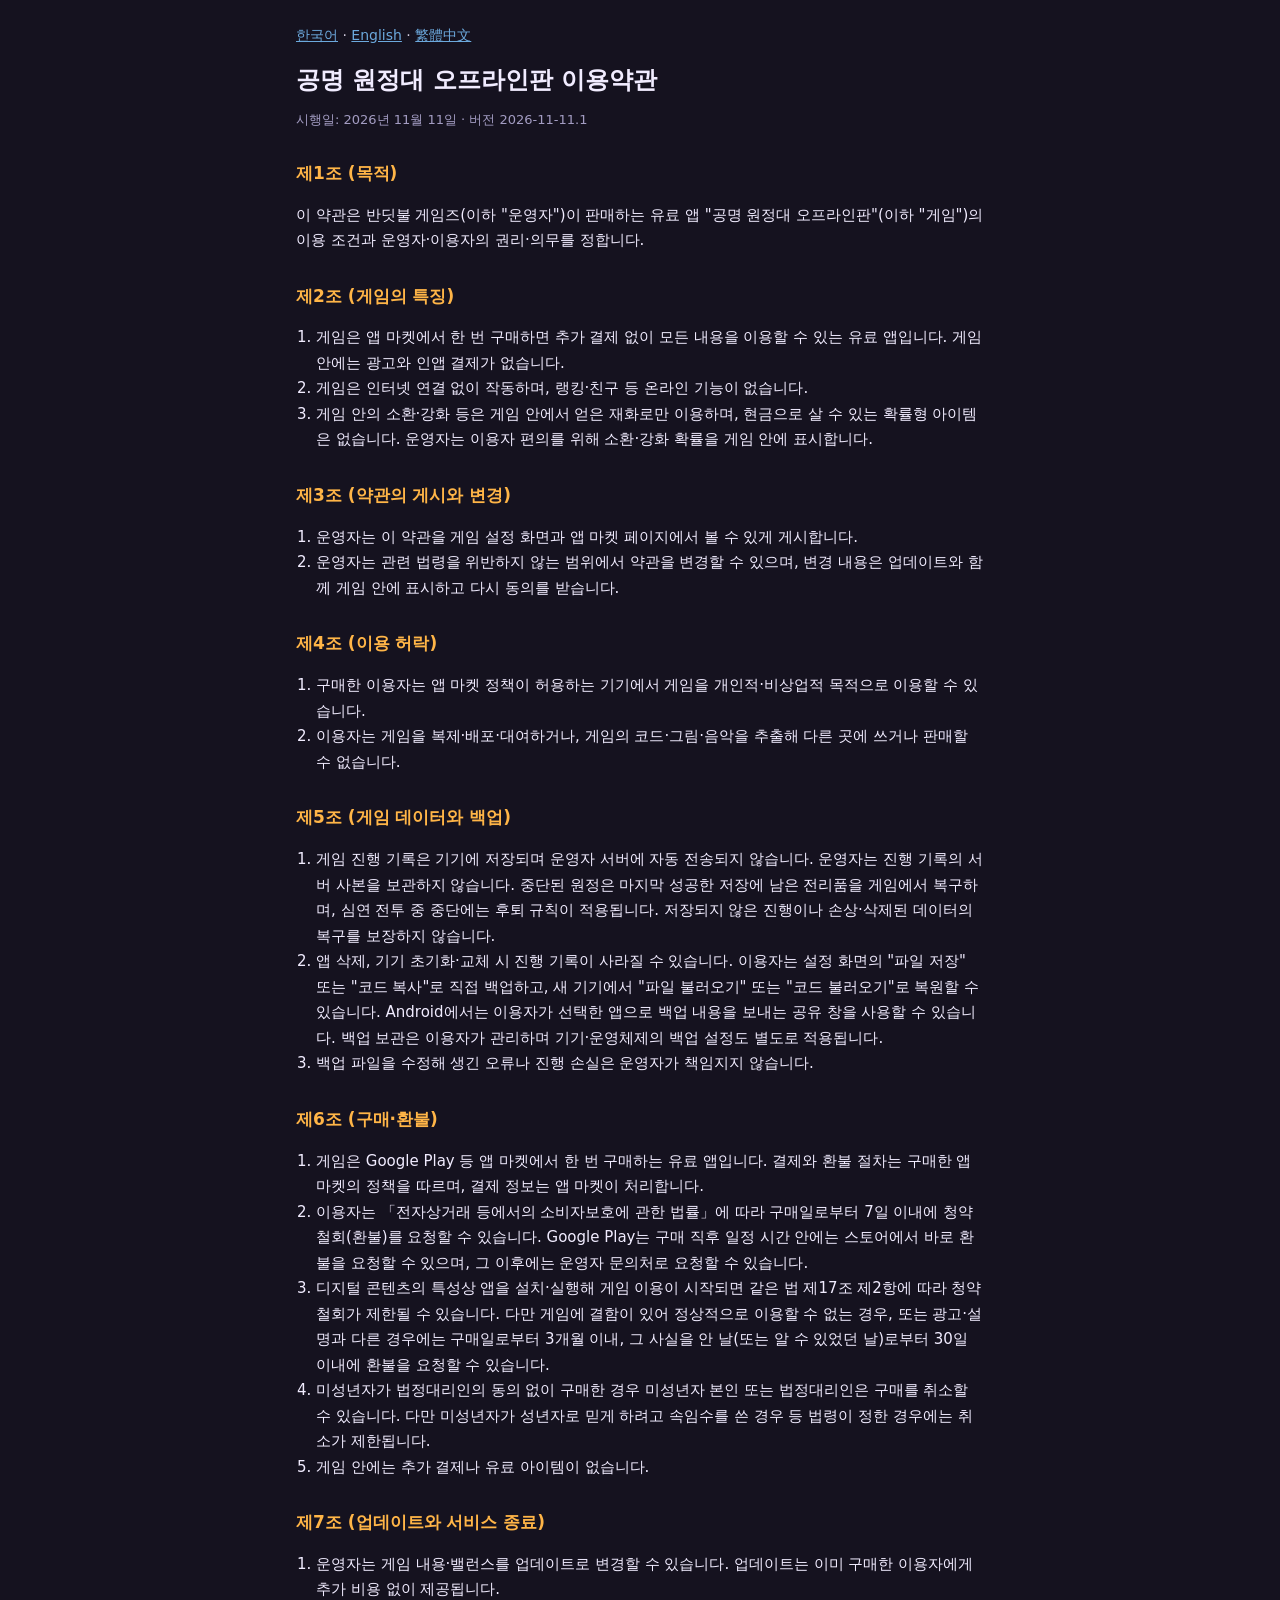
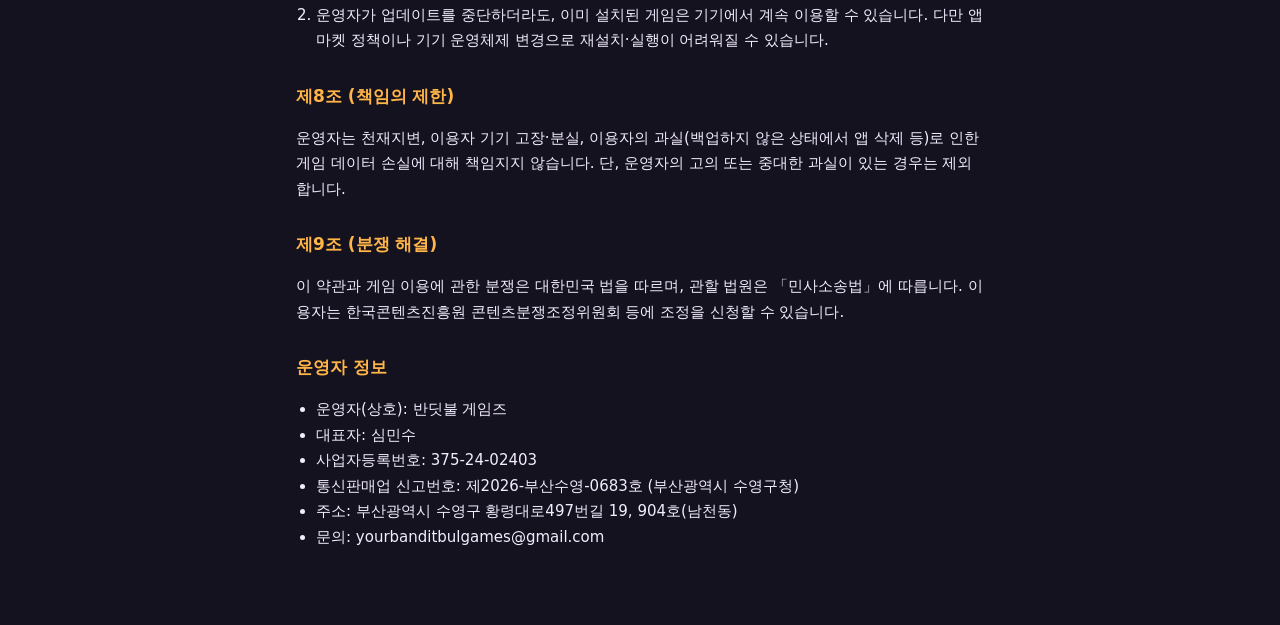
<file: resonance/terms.html>
<!doctype html>
<html lang="ko">
<head>
<meta charset="utf-8">
<meta name="viewport" content="width=device-width,initial-scale=1">
<title>이용약관 (오프라인판) · 공명 원정대</title>
<link rel="stylesheet" href="../legal.css">
</head>
<body>
<main>
<p class="lang"><a href="terms.html" hreflang="ko" lang="ko">한국어</a> · <a href="terms.en.html" hreflang="en" lang="en">English</a> · <a href="terms.zh-Hant.html" hreflang="zh-Hant" lang="zh-Hant">繁體中文</a></p>
<h1>공명 원정대 오프라인판 이용약관</h1>
<p class="meta">시행일: 2026년 11월 11일 · 버전 2026-11-11.1</p>

<h2>제1조 (목적)</h2>
<p>이 약관은 반딧불 게임즈(이하 "운영자")이 판매하는 유료 앱 "공명 원정대 오프라인판"(이하 "게임")의 이용 조건과 운영자·이용자의 권리·의무를 정합니다.</p>

<h2>제2조 (게임의 특징)</h2>
<ol>
<li>게임은 앱 마켓에서 한 번 구매하면 추가 결제 없이 모든 내용을 이용할 수 있는 유료 앱입니다. 게임 안에는 광고와 인앱 결제가 없습니다.</li>
<li>게임은 인터넷 연결 없이 작동하며, 랭킹·친구 등 온라인 기능이 없습니다.</li>
<li>게임 안의 소환·강화 등은 게임 안에서 얻은 재화로만 이용하며, 현금으로 살 수 있는 확률형 아이템은 없습니다. 운영자는 이용자 편의를 위해 소환·강화 확률을 게임 안에 표시합니다.</li>
</ol>

<h2>제3조 (약관의 게시와 변경)</h2>
<ol>
<li>운영자는 이 약관을 게임 설정 화면과 앱 마켓 페이지에서 볼 수 있게 게시합니다.</li>
<li>운영자는 관련 법령을 위반하지 않는 범위에서 약관을 변경할 수 있으며, 변경 내용은 업데이트와 함께 게임 안에 표시하고 다시 동의를 받습니다.</li>
</ol>

<h2>제4조 (이용 허락)</h2>
<ol>
<li>구매한 이용자는 앱 마켓 정책이 허용하는 기기에서 게임을 개인적·비상업적 목적으로 이용할 수 있습니다.</li>
<li>이용자는 게임을 복제·배포·대여하거나, 게임의 코드·그림·음악을 추출해 다른 곳에 쓰거나 판매할 수 없습니다.</li>
</ol>

<h2>제5조 (게임 데이터와 백업)</h2>
<ol>
<li>게임 진행 기록은 기기에 저장되며 운영자 서버에 자동 전송되지 않습니다. 운영자는 진행 기록의 서버 사본을 보관하지 않습니다. 중단된 원정은 마지막 성공한 저장에 남은 전리품을 게임에서 복구하며, 심연 전투 중 중단에는 후퇴 규칙이 적용됩니다. 저장되지 않은 진행이나 손상·삭제된 데이터의 복구를 보장하지 않습니다.</li>
<li>앱 삭제, 기기 초기화·교체 시 진행 기록이 사라질 수 있습니다. 이용자는 설정 화면의 "파일 저장" 또는 "코드 복사"로 직접 백업하고, 새 기기에서 "파일 불러오기" 또는 "코드 불러오기"로 복원할 수 있습니다. Android에서는 이용자가 선택한 앱으로 백업 내용을 보내는 공유 창을 사용할 수 있습니다. 백업 보관은 이용자가 관리하며 기기·운영체제의 백업 설정도 별도로 적용됩니다.</li>
<li>백업 파일을 수정해 생긴 오류나 진행 손실은 운영자가 책임지지 않습니다.</li>
</ol>

<h2>제6조 (구매·환불)</h2>
<ol>
<li>게임은 Google Play 등 앱 마켓에서 한 번 구매하는 유료 앱입니다. 결제와 환불 절차는 구매한 앱 마켓의 정책을 따르며, 결제 정보는 앱 마켓이 처리합니다.</li>
<li>이용자는 「전자상거래 등에서의 소비자보호에 관한 법률」에 따라 구매일로부터 7일 이내에 청약철회(환불)를 요청할 수 있습니다. Google Play는 구매 직후 일정 시간 안에는 스토어에서 바로 환불을 요청할 수 있으며, 그 이후에는 운영자 문의처로 요청할 수 있습니다.</li>
<li>디지털 콘텐츠의 특성상 앱을 설치·실행해 게임 이용이 시작되면 같은 법 제17조 제2항에 따라 청약철회가 제한될 수 있습니다. 다만 게임에 결함이 있어 정상적으로 이용할 수 없는 경우, 또는 광고·설명과 다른 경우에는 구매일로부터 3개월 이내, 그 사실을 안 날(또는 알 수 있었던 날)로부터 30일 이내에 환불을 요청할 수 있습니다.</li>
<li>미성년자가 법정대리인의 동의 없이 구매한 경우 미성년자 본인 또는 법정대리인은 구매를 취소할 수 있습니다. 다만 미성년자가 성년자로 믿게 하려고 속임수를 쓴 경우 등 법령이 정한 경우에는 취소가 제한됩니다.</li>
<li>게임 안에는 추가 결제나 유료 아이템이 없습니다.</li>
</ol>

<h2>제7조 (업데이트와 서비스 종료)</h2>
<ol>
<li>운영자는 게임 내용·밸런스를 업데이트로 변경할 수 있습니다. 업데이트는 이미 구매한 이용자에게 추가 비용 없이 제공됩니다.</li>
<li>운영자가 업데이트를 중단하더라도, 이미 설치된 게임은 기기에서 계속 이용할 수 있습니다. 다만 앱 마켓 정책이나 기기 운영체제 변경으로 재설치·실행이 어려워질 수 있습니다.</li>
</ol>

<h2>제8조 (책임의 제한)</h2>
<p>운영자는 천재지변, 이용자 기기 고장·분실, 이용자의 과실(백업하지 않은 상태에서 앱 삭제 등)로 인한 게임 데이터 손실에 대해 책임지지 않습니다. 단, 운영자의 고의 또는 중대한 과실이 있는 경우는 제외합니다.</p>

<h2>제9조 (분쟁 해결)</h2>
<p>이 약관과 게임 이용에 관한 분쟁은 대한민국 법을 따르며, 관할 법원은 「민사소송법」에 따릅니다. 이용자는 한국콘텐츠진흥원 콘텐츠분쟁조정위원회 등에 조정을 신청할 수 있습니다.</p>

<h2>운영자 정보</h2>
<ul>
<li>운영자(상호): 반딧불 게임즈</li>
<li>대표자: 심민수</li>
<li>사업자등록번호: 375-24-02403</li>
<li>통신판매업 신고번호: 제2026-부산수영-0683호 (부산광역시 수영구청)</li>
<li>주소: 부산광역시 수영구 황령대로497번길 19, 904호(남천동)</li>
<li>문의: yourbanditbulgames@gmail.com</li>
</ul>
</main>
</body>
</html>
</file>
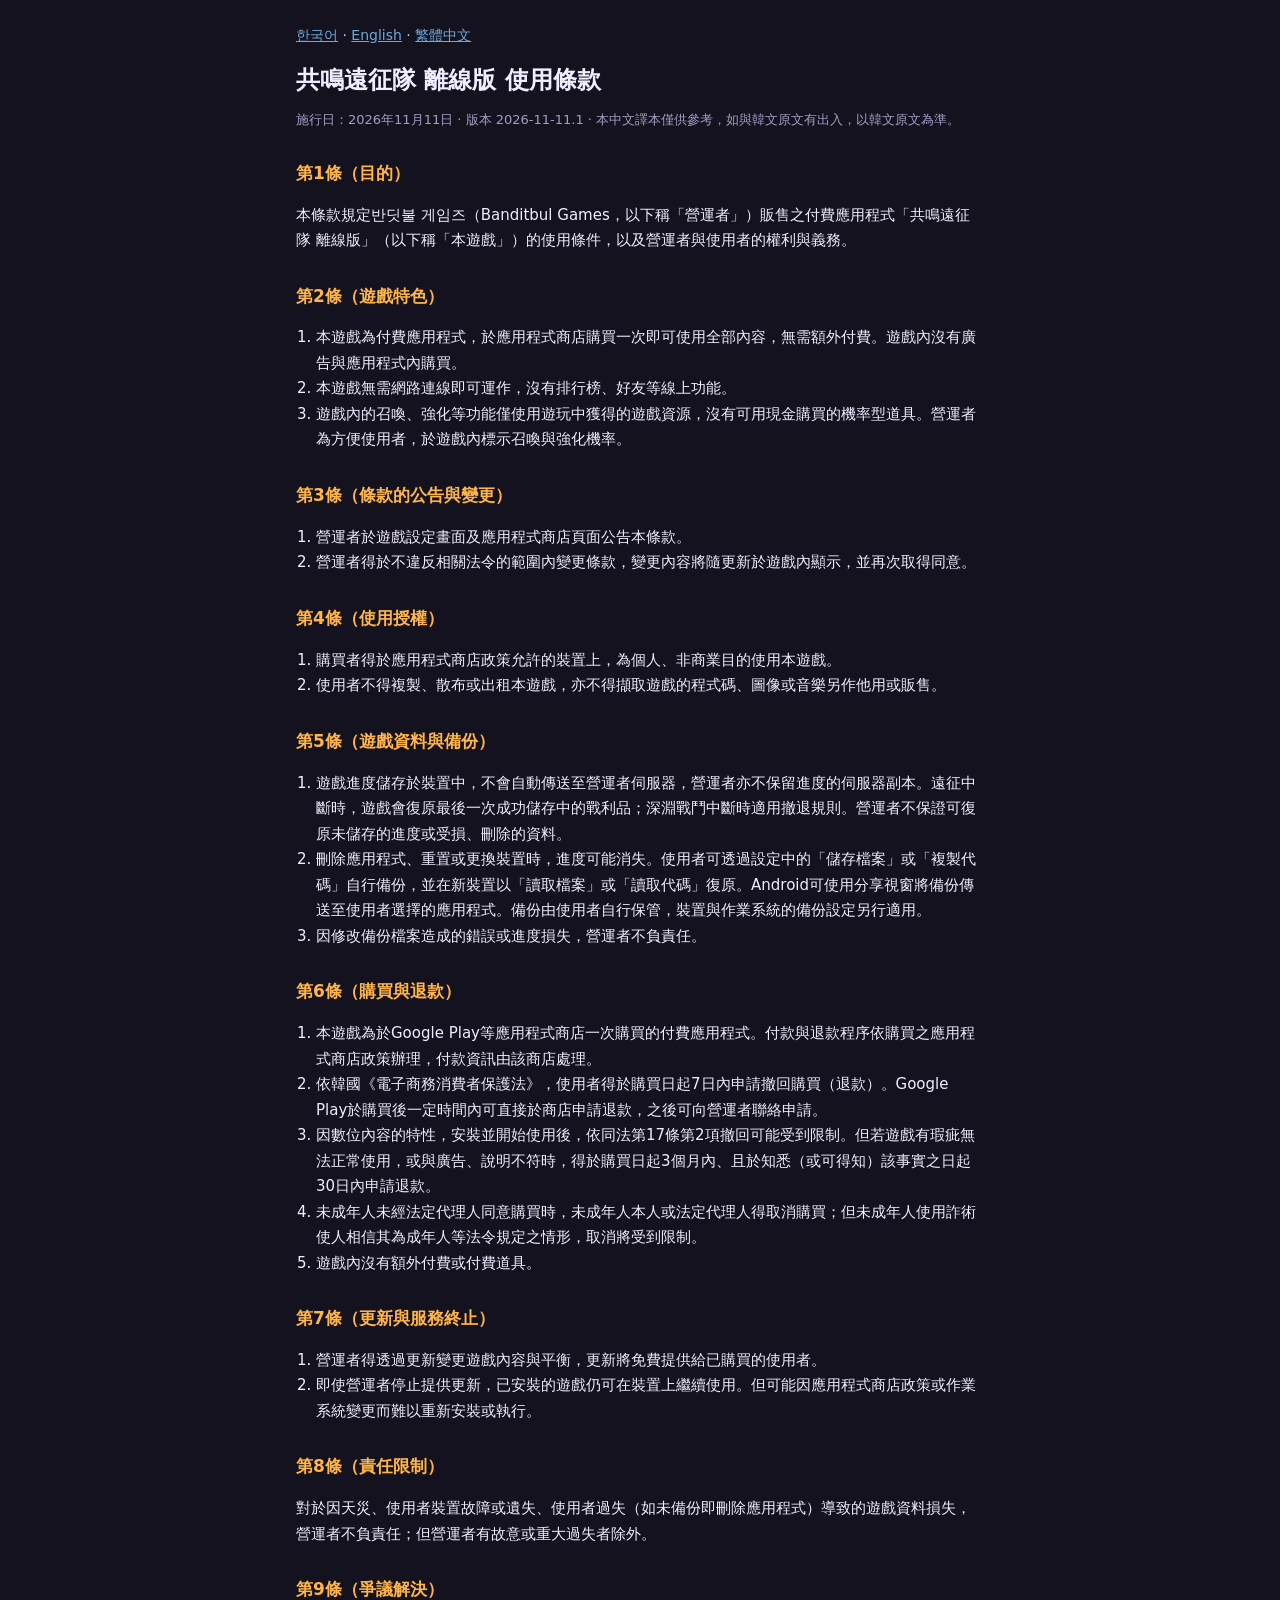
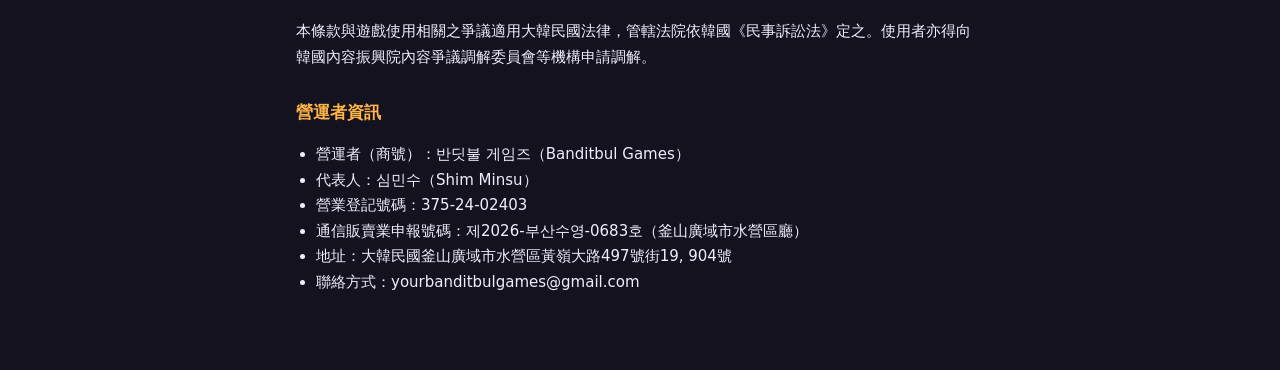
<file: resonance/terms.zh-Hant.html>
<!doctype html>
<html lang="zh-Hant">
<head>
<meta charset="utf-8">
<meta name="viewport" content="width=device-width,initial-scale=1">
<title>使用條款（離線版）· 共鳴遠征隊</title>
<link rel="stylesheet" href="../legal.css">
</head>
<body>
<main>
<p class="lang"><a href="terms.html" hreflang="ko" lang="ko">한국어</a> · <a href="terms.en.html" hreflang="en" lang="en">English</a> · <a href="terms.zh-Hant.html" hreflang="zh-Hant" lang="zh-Hant">繁體中文</a></p>
<h1>共鳴遠征隊 離線版 使用條款</h1>
<p class="meta">施行日：2026年11月11日 · 版本 2026-11-11.1 · 本中文譯本僅供參考，如與韓文原文有出入，以韓文原文為準。</p>

<h2>第1條（目的）</h2>
<p>本條款規定반딧불 게임즈（Banditbul Games，以下稱「營運者」）販售之付費應用程式「共鳴遠征隊 離線版」（以下稱「本遊戲」）的使用條件，以及營運者與使用者的權利與義務。</p>

<h2>第2條（遊戲特色）</h2>
<ol>
<li>本遊戲為付費應用程式，於應用程式商店購買一次即可使用全部內容，無需額外付費。遊戲內沒有廣告與應用程式內購買。</li>
<li>本遊戲無需網路連線即可運作，沒有排行榜、好友等線上功能。</li>
<li>遊戲內的召喚、強化等功能僅使用遊玩中獲得的遊戲資源，沒有可用現金購買的機率型道具。營運者為方便使用者，於遊戲內標示召喚與強化機率。</li>
</ol>

<h2>第3條（條款的公告與變更）</h2>
<ol>
<li>營運者於遊戲設定畫面及應用程式商店頁面公告本條款。</li>
<li>營運者得於不違反相關法令的範圍內變更條款，變更內容將隨更新於遊戲內顯示，並再次取得同意。</li>
</ol>

<h2>第4條（使用授權）</h2>
<ol>
<li>購買者得於應用程式商店政策允許的裝置上，為個人、非商業目的使用本遊戲。</li>
<li>使用者不得複製、散布或出租本遊戲，亦不得擷取遊戲的程式碼、圖像或音樂另作他用或販售。</li>
</ol>

<h2>第5條（遊戲資料與備份）</h2>
<ol>
<li>遊戲進度儲存於裝置中，不會自動傳送至營運者伺服器，營運者亦不保留進度的伺服器副本。遠征中斷時，遊戲會復原最後一次成功儲存中的戰利品；深淵戰鬥中斷時適用撤退規則。營運者不保證可復原未儲存的進度或受損、刪除的資料。</li>
<li>刪除應用程式、重置或更換裝置時，進度可能消失。使用者可透過設定中的「儲存檔案」或「複製代碼」自行備份，並在新裝置以「讀取檔案」或「讀取代碼」復原。Android可使用分享視窗將備份傳送至使用者選擇的應用程式。備份由使用者自行保管，裝置與作業系統的備份設定另行適用。</li>
<li>因修改備份檔案造成的錯誤或進度損失，營運者不負責任。</li>
</ol>

<h2>第6條（購買與退款）</h2>
<ol>
<li>本遊戲為於Google Play等應用程式商店一次購買的付費應用程式。付款與退款程序依購買之應用程式商店政策辦理，付款資訊由該商店處理。</li>
<li>依韓國《電子商務消費者保護法》，使用者得於購買日起7日內申請撤回購買（退款）。Google Play於購買後一定時間內可直接於商店申請退款，之後可向營運者聯絡申請。</li>
<li>因數位內容的特性，安裝並開始使用後，依同法第17條第2項撤回可能受到限制。但若遊戲有瑕疵無法正常使用，或與廣告、說明不符時，得於購買日起3個月內、且於知悉（或可得知）該事實之日起30日內申請退款。</li>
<li>未成年人未經法定代理人同意購買時，未成年人本人或法定代理人得取消購買；但未成年人使用詐術使人相信其為成年人等法令規定之情形，取消將受到限制。</li>
<li>遊戲內沒有額外付費或付費道具。</li>
</ol>

<h2>第7條（更新與服務終止）</h2>
<ol>
<li>營運者得透過更新變更遊戲內容與平衡，更新將免費提供給已購買的使用者。</li>
<li>即使營運者停止提供更新，已安裝的遊戲仍可在裝置上繼續使用。但可能因應用程式商店政策或作業系統變更而難以重新安裝或執行。</li>
</ol>

<h2>第8條（責任限制）</h2>
<p>對於因天災、使用者裝置故障或遺失、使用者過失（如未備份即刪除應用程式）導致的遊戲資料損失，營運者不負責任；但營運者有故意或重大過失者除外。</p>

<h2>第9條（爭議解決）</h2>
<p>本條款與遊戲使用相關之爭議適用大韓民國法律，管轄法院依韓國《民事訴訟法》定之。使用者亦得向韓國內容振興院內容爭議調解委員會等機構申請調解。</p>

<h2>營運者資訊</h2>
<ul>
<li>營運者（商號）：반딧불 게임즈（Banditbul Games）</li>
<li>代表人：심민수（Shim Minsu）</li>
<li>營業登記號碼：375-24-02403</li>
<li>通信販賣業申報號碼：제2026-부산수영-0683호（釜山廣域市水營區廳）</li>
<li>地址：大韓民國釜山廣域市水營區黃嶺大路497號街19, 904號</li>
<li>聯絡方式：yourbanditbulgames@gmail.com</li>
</ul>
</main>
</body>
</html>
</file>
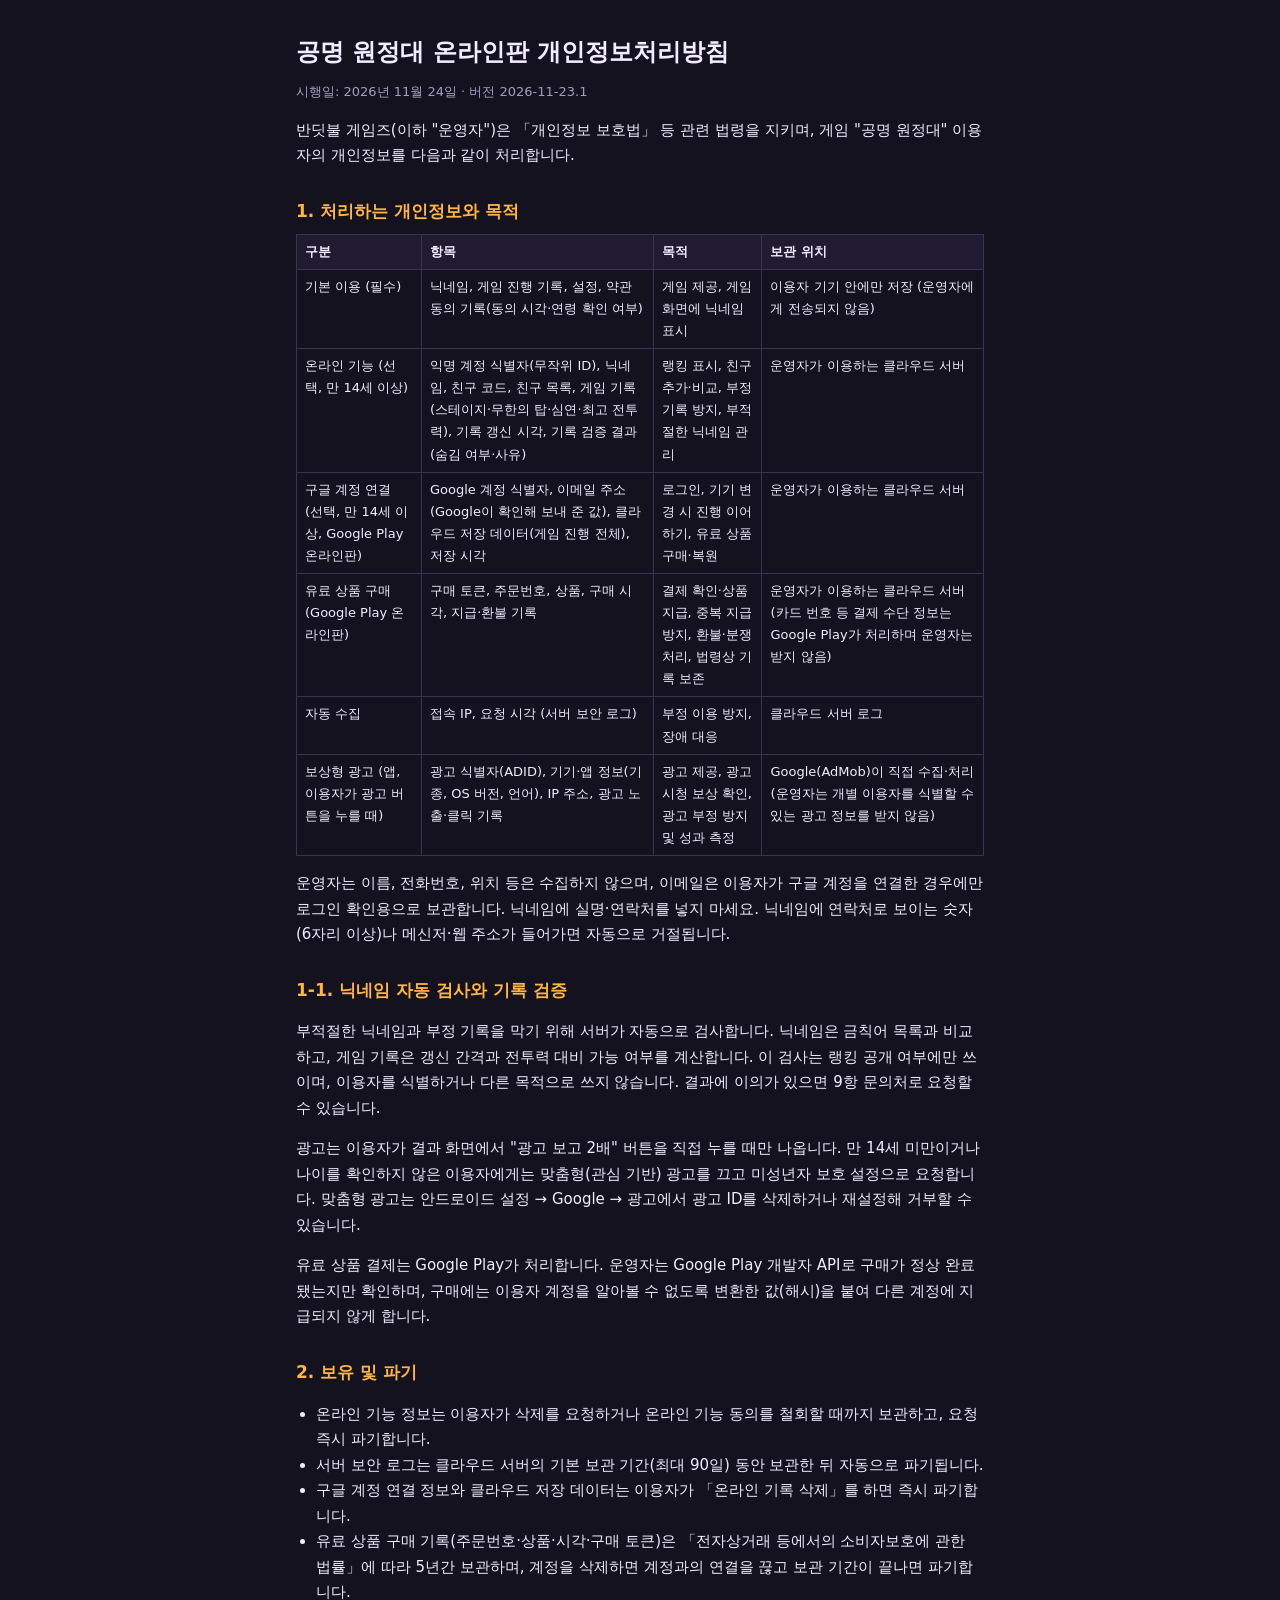
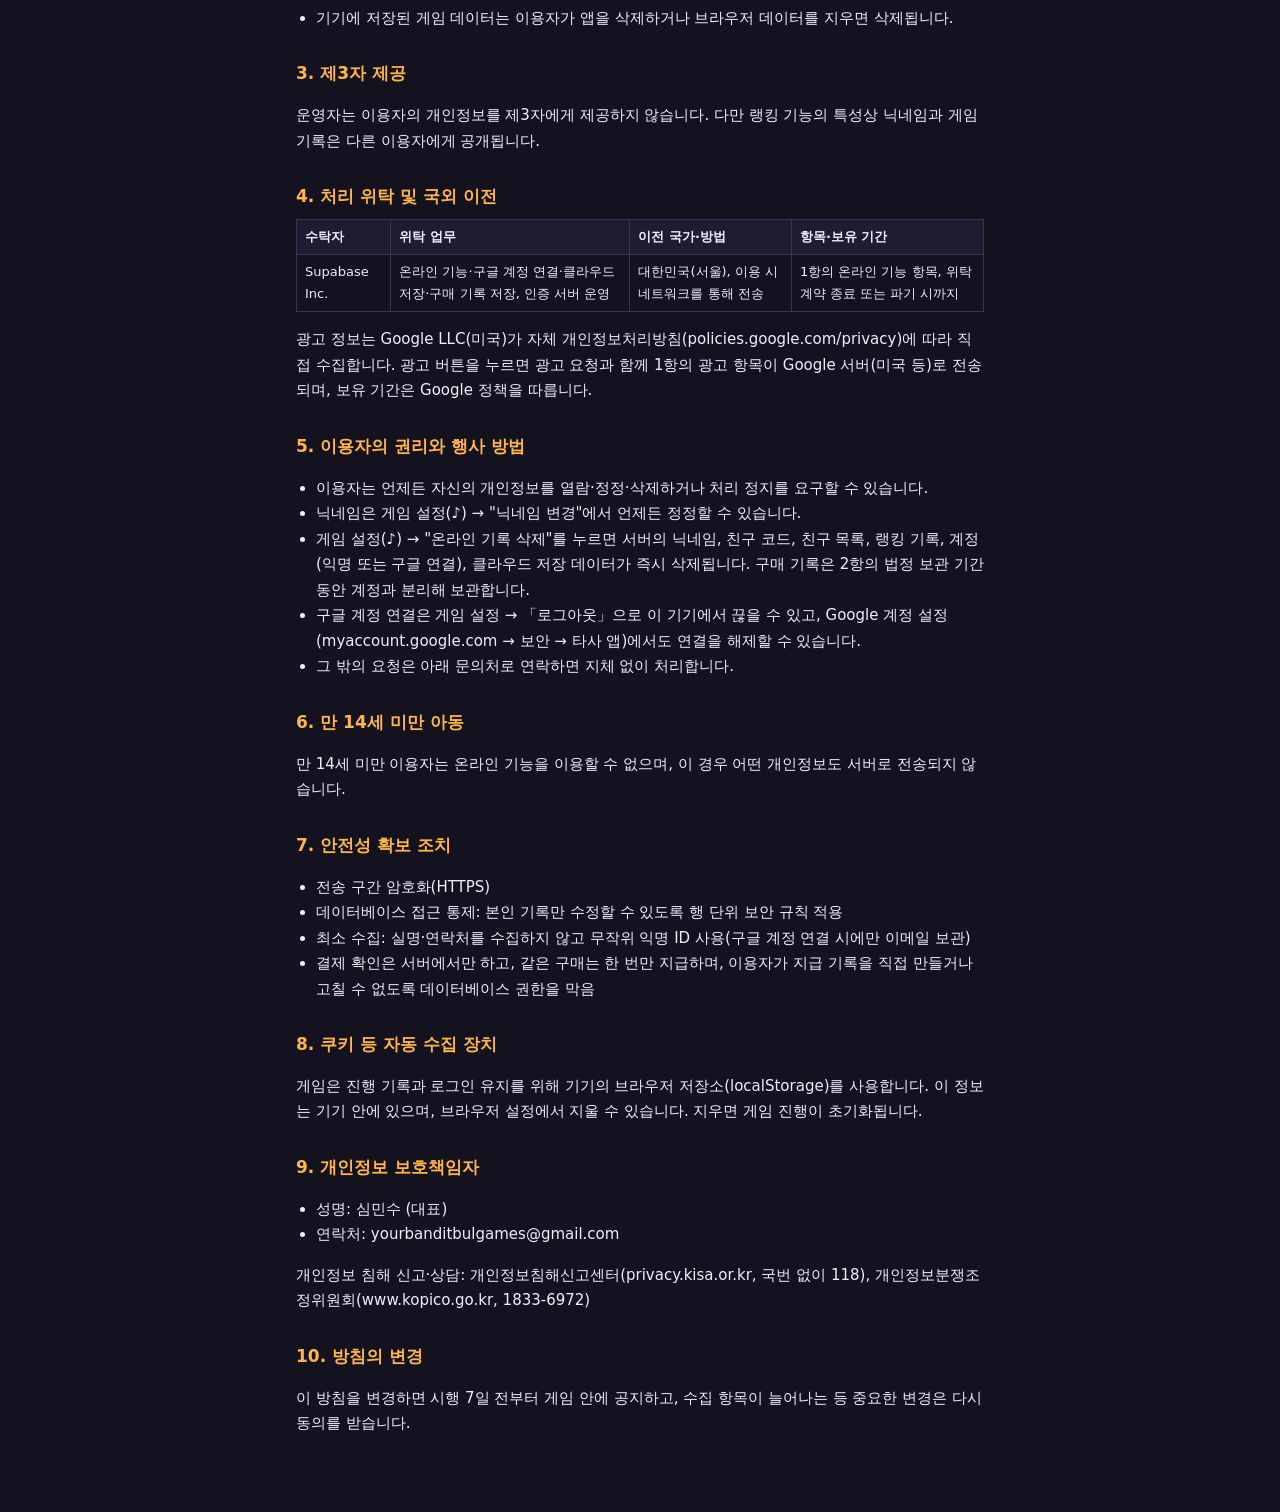
<file: resonance/online/privacy.html>
<!doctype html>
<html lang="ko">
<head>
<meta charset="utf-8">
<meta name="viewport" content="width=device-width,initial-scale=1">
<title>개인정보처리방침 (온라인판) · 공명 원정대</title>
<link rel="stylesheet" href="../../legal.css">
</head>
<body>
<main>
<h1>공명 원정대 온라인판 개인정보처리방침</h1>
<p class="meta">시행일: 2026년 11월 24일 · 버전 2026-11-23.1</p>
<p>반딧불 게임즈(이하 "운영자")은 「개인정보 보호법」 등 관련 법령을 지키며, 게임 "공명 원정대" 이용자의 개인정보를 다음과 같이 처리합니다.</p>

<h2>1. 처리하는 개인정보와 목적</h2>
<table>
<thead><tr><th>구분</th><th>항목</th><th>목적</th><th>보관 위치</th></tr></thead>
<tbody>
<tr><td>기본 이용 (필수)</td><td>닉네임, 게임 진행 기록, 설정, 약관 동의 기록(동의 시각·연령 확인 여부)</td><td>게임 제공, 게임 화면에 닉네임 표시</td><td>이용자 기기 안에만 저장 (운영자에게 전송되지 않음)</td></tr>
<tr><td>온라인 기능 (선택, 만 14세 이상)</td><td>익명 계정 식별자(무작위 ID), 닉네임, 친구 코드, 친구 목록, 게임 기록(스테이지·무한의 탑·심연·최고 전투력), 기록 갱신 시각, 기록 검증 결과(숨김 여부·사유)</td><td>랭킹 표시, 친구 추가·비교, 부정 기록 방지, 부적절한 닉네임 관리</td><td>운영자가 이용하는 클라우드 서버</td></tr>
<tr><td>구글 계정 연결 (선택, 만 14세 이상, Google Play 온라인판)</td><td>Google 계정 식별자, 이메일 주소(Google이 확인해 보내 준 값), 클라우드 저장 데이터(게임 진행 전체), 저장 시각</td><td>로그인, 기기 변경 시 진행 이어 하기, 유료 상품 구매·복원</td><td>운영자가 이용하는 클라우드 서버</td></tr>
<tr><td>유료 상품 구매 (Google Play 온라인판)</td><td>구매 토큰, 주문번호, 상품, 구매 시각, 지급·환불 기록</td><td>결제 확인·상품 지급, 중복 지급 방지, 환불·분쟁 처리, 법령상 기록 보존</td><td>운영자가 이용하는 클라우드 서버 (카드 번호 등 결제 수단 정보는 Google Play가 처리하며 운영자는 받지 않음)</td></tr>
<tr><td>자동 수집</td><td>접속 IP, 요청 시각 (서버 보안 로그)</td><td>부정 이용 방지, 장애 대응</td><td>클라우드 서버 로그</td></tr>
<tr><td>보상형 광고 (앱, 이용자가 광고 버튼을 누를 때)</td><td>광고 식별자(ADID), 기기·앱 정보(기종, OS 버전, 언어), IP 주소, 광고 노출·클릭 기록</td><td>광고 제공, 광고 시청 보상 확인, 광고 부정 방지 및 성과 측정</td><td>Google(AdMob)이 직접 수집·처리 (운영자는 개별 이용자를 식별할 수 있는 광고 정보를 받지 않음)</td></tr>
</tbody>
</table>
<p>운영자는 이름, 전화번호, 위치 등은 수집하지 않으며, 이메일은 이용자가 구글 계정을 연결한 경우에만 로그인 확인용으로 보관합니다. 닉네임에 실명·연락처를 넣지 마세요. 닉네임에 연락처로 보이는 숫자(6자리 이상)나 메신저·웹 주소가 들어가면 자동으로 거절됩니다.</p>
<h2>1-1. 닉네임 자동 검사와 기록 검증</h2>
<p>부적절한 닉네임과 부정 기록을 막기 위해 서버가 자동으로 검사합니다. 닉네임은 금칙어 목록과 비교하고, 게임 기록은 갱신 간격과 전투력 대비 가능 여부를 계산합니다. 이 검사는 랭킹 공개 여부에만 쓰이며, 이용자를 식별하거나 다른 목적으로 쓰지 않습니다. 결과에 이의가 있으면 9항 문의처로 요청할 수 있습니다.</p>
<p>광고는 이용자가 결과 화면에서 "광고 보고 2배" 버튼을 직접 누를 때만 나옵니다. 만 14세 미만이거나 나이를 확인하지 않은 이용자에게는 맞춤형(관심 기반) 광고를 끄고 미성년자 보호 설정으로 요청합니다. 맞춤형 광고는 안드로이드 설정 → Google → 광고에서 광고 ID를 삭제하거나 재설정해 거부할 수 있습니다.</p>
<p>유료 상품 결제는 Google Play가 처리합니다. 운영자는 Google Play 개발자 API로 구매가 정상 완료됐는지만 확인하며, 구매에는 이용자 계정을 알아볼 수 없도록 변환한 값(해시)을 붙여 다른 계정에 지급되지 않게 합니다.</p>

<h2>2. 보유 및 파기</h2>
<ul>
<li>온라인 기능 정보는 이용자가 삭제를 요청하거나 온라인 기능 동의를 철회할 때까지 보관하고, 요청 즉시 파기합니다.</li>
<li>서버 보안 로그는 클라우드 서버의 기본 보관 기간(최대 90일) 동안 보관한 뒤 자동으로 파기됩니다.</li>
<li>구글 계정 연결 정보와 클라우드 저장 데이터는 이용자가 「온라인 기록 삭제」를 하면 즉시 파기합니다.</li>
<li>유료 상품 구매 기록(주문번호·상품·시각·구매 토큰)은 「전자상거래 등에서의 소비자보호에 관한 법률」에 따라 5년간 보관하며, 계정을 삭제하면 계정과의 연결을 끊고 보관 기간이 끝나면 파기합니다.</li>
<li>기기에 저장된 게임 데이터는 이용자가 앱을 삭제하거나 브라우저 데이터를 지우면 삭제됩니다.</li>
</ul>

<h2>3. 제3자 제공</h2>
<p>운영자는 이용자의 개인정보를 제3자에게 제공하지 않습니다. 다만 랭킹 기능의 특성상 닉네임과 게임 기록은 다른 이용자에게 공개됩니다.</p>

<h2>4. 처리 위탁 및 국외 이전</h2>
<table>
<thead><tr><th>수탁자</th><th>위탁 업무</th><th>이전 국가·방법</th><th>항목·보유 기간</th></tr></thead>
<tbody>
<tr><td>Supabase Inc.</td><td>온라인 기능·구글 계정 연결·클라우드 저장·구매 기록 저장, 인증 서버 운영</td><td>대한민국(서울), 이용 시 네트워크를 통해 전송</td><td>1항의 온라인 기능 항목, 위탁 계약 종료 또는 파기 시까지</td></tr>
</tbody>
</table>
<p>광고 정보는 Google LLC(미국)가 자체 개인정보처리방침(policies.google.com/privacy)에 따라 직접 수집합니다. 광고 버튼을 누르면 광고 요청과 함께 1항의 광고 항목이 Google 서버(미국 등)로 전송되며, 보유 기간은 Google 정책을 따릅니다.</p>

<h2>5. 이용자의 권리와 행사 방법</h2>
<ul>
<li>이용자는 언제든 자신의 개인정보를 열람·정정·삭제하거나 처리 정지를 요구할 수 있습니다.</li>
<li>닉네임은 게임 설정(♪) → "닉네임 변경"에서 언제든 정정할 수 있습니다.</li>
<li>게임 설정(♪) → "온라인 기록 삭제"를 누르면 서버의 닉네임, 친구 코드, 친구 목록, 랭킹 기록, 계정(익명 또는 구글 연결), 클라우드 저장 데이터가 즉시 삭제됩니다. 구매 기록은 2항의 법정 보관 기간 동안 계정과 분리해 보관합니다.</li>
<li>구글 계정 연결은 게임 설정 → 「로그아웃」으로 이 기기에서 끊을 수 있고, Google 계정 설정(myaccount.google.com → 보안 → 타사 앱)에서도 연결을 해제할 수 있습니다.</li>
<li>그 밖의 요청은 아래 문의처로 연락하면 지체 없이 처리합니다.</li>
</ul>

<h2>6. 만 14세 미만 아동</h2>
<p>만 14세 미만 이용자는 온라인 기능을 이용할 수 없으며, 이 경우 어떤 개인정보도 서버로 전송되지 않습니다.</p>

<h2>7. 안전성 확보 조치</h2>
<ul>
<li>전송 구간 암호화(HTTPS)</li>
<li>데이터베이스 접근 통제: 본인 기록만 수정할 수 있도록 행 단위 보안 규칙 적용</li>
<li>최소 수집: 실명·연락처를 수집하지 않고 무작위 익명 ID 사용(구글 계정 연결 시에만 이메일 보관)</li>
<li>결제 확인은 서버에서만 하고, 같은 구매는 한 번만 지급하며, 이용자가 지급 기록을 직접 만들거나 고칠 수 없도록 데이터베이스 권한을 막음</li>
</ul>

<h2>8. 쿠키 등 자동 수집 장치</h2>
<p>게임은 진행 기록과 로그인 유지를 위해 기기의 브라우저 저장소(localStorage)를 사용합니다. 이 정보는 기기 안에 있으며, 브라우저 설정에서 지울 수 있습니다. 지우면 게임 진행이 초기화됩니다.</p>

<h2>9. 개인정보 보호책임자</h2>
<ul>
<li>성명: 심민수 (대표)</li>
<li>연락처: yourbanditbulgames@gmail.com</li>
</ul>
<p>개인정보 침해 신고·상담: 개인정보침해신고센터(privacy.kisa.or.kr, 국번 없이 118), 개인정보분쟁조정위원회(www.kopico.go.kr, 1833-6972)</p>

<h2>10. 방침의 변경</h2>
<p>이 방침을 변경하면 시행 7일 전부터 게임 안에 공지하고, 수집 항목이 늘어나는 등 중요한 변경은 다시 동의를 받습니다.</p>
</main>
</body>
</html>
</file>
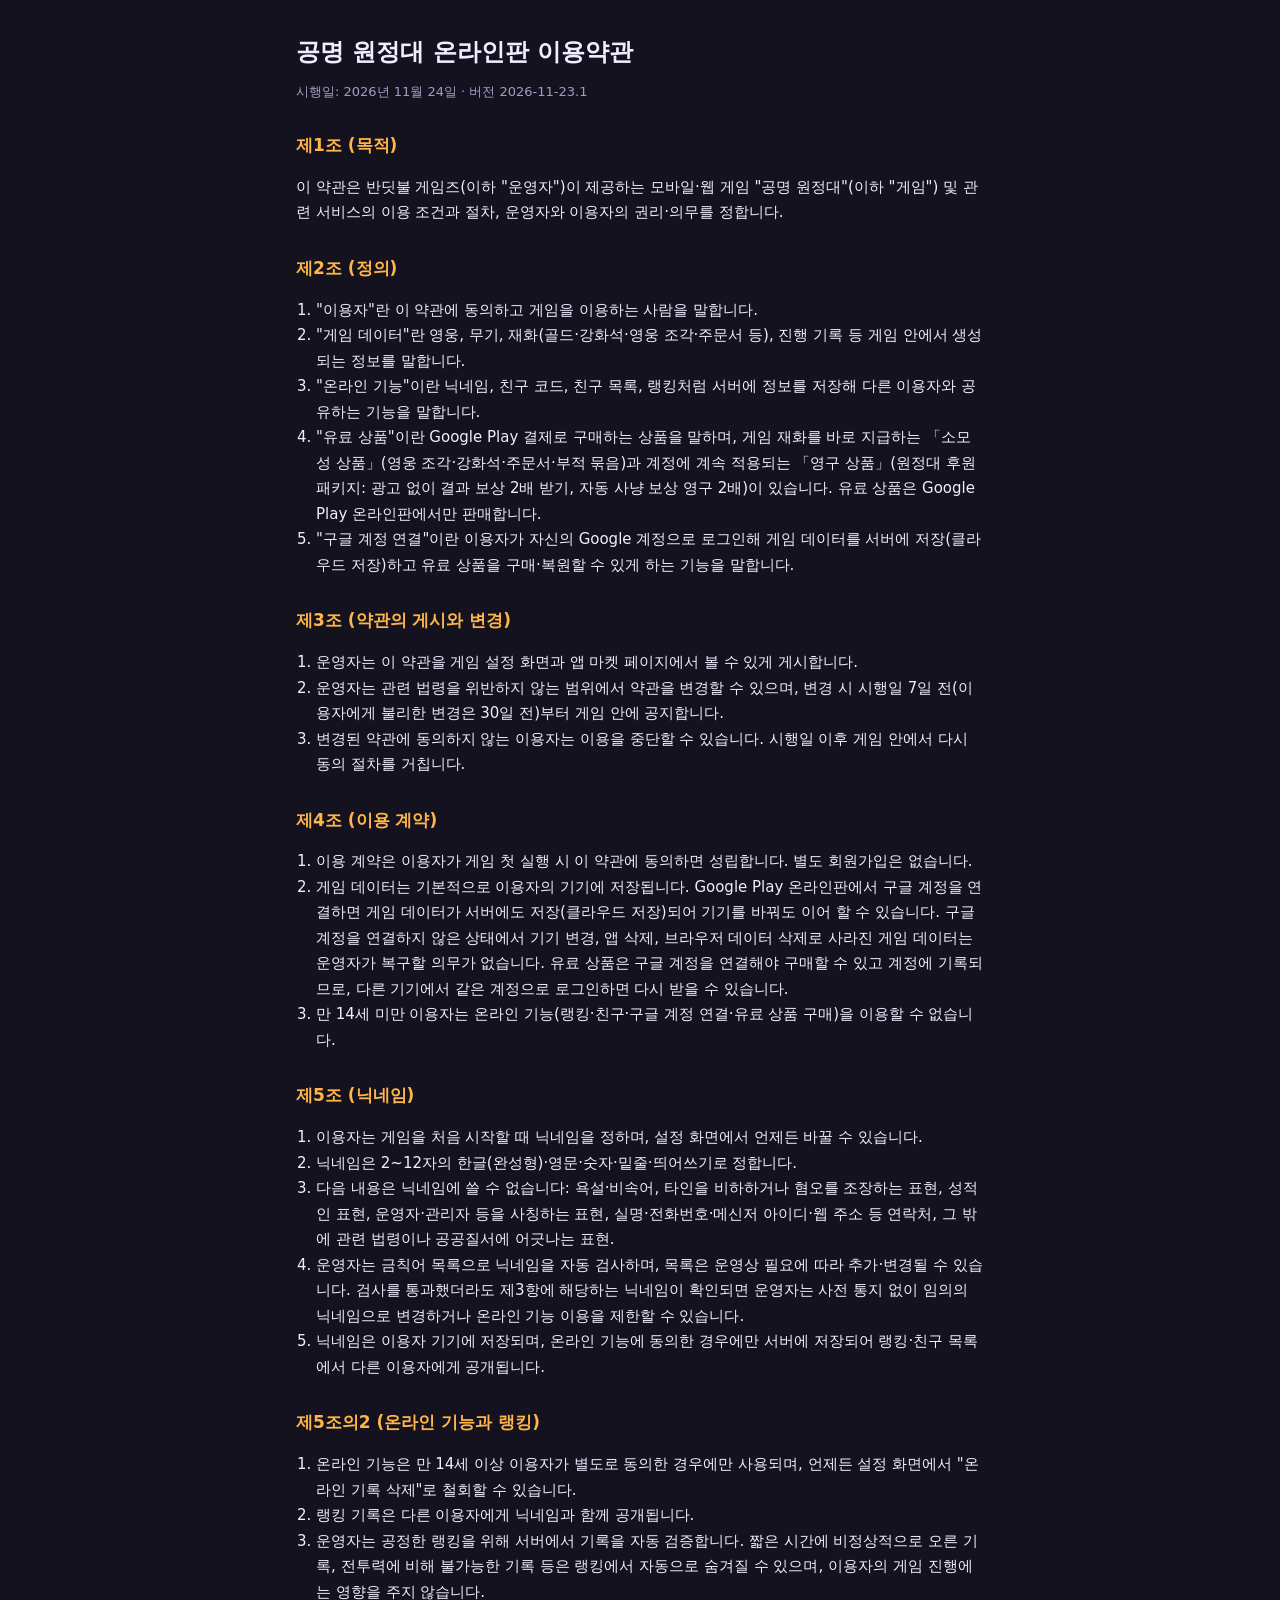
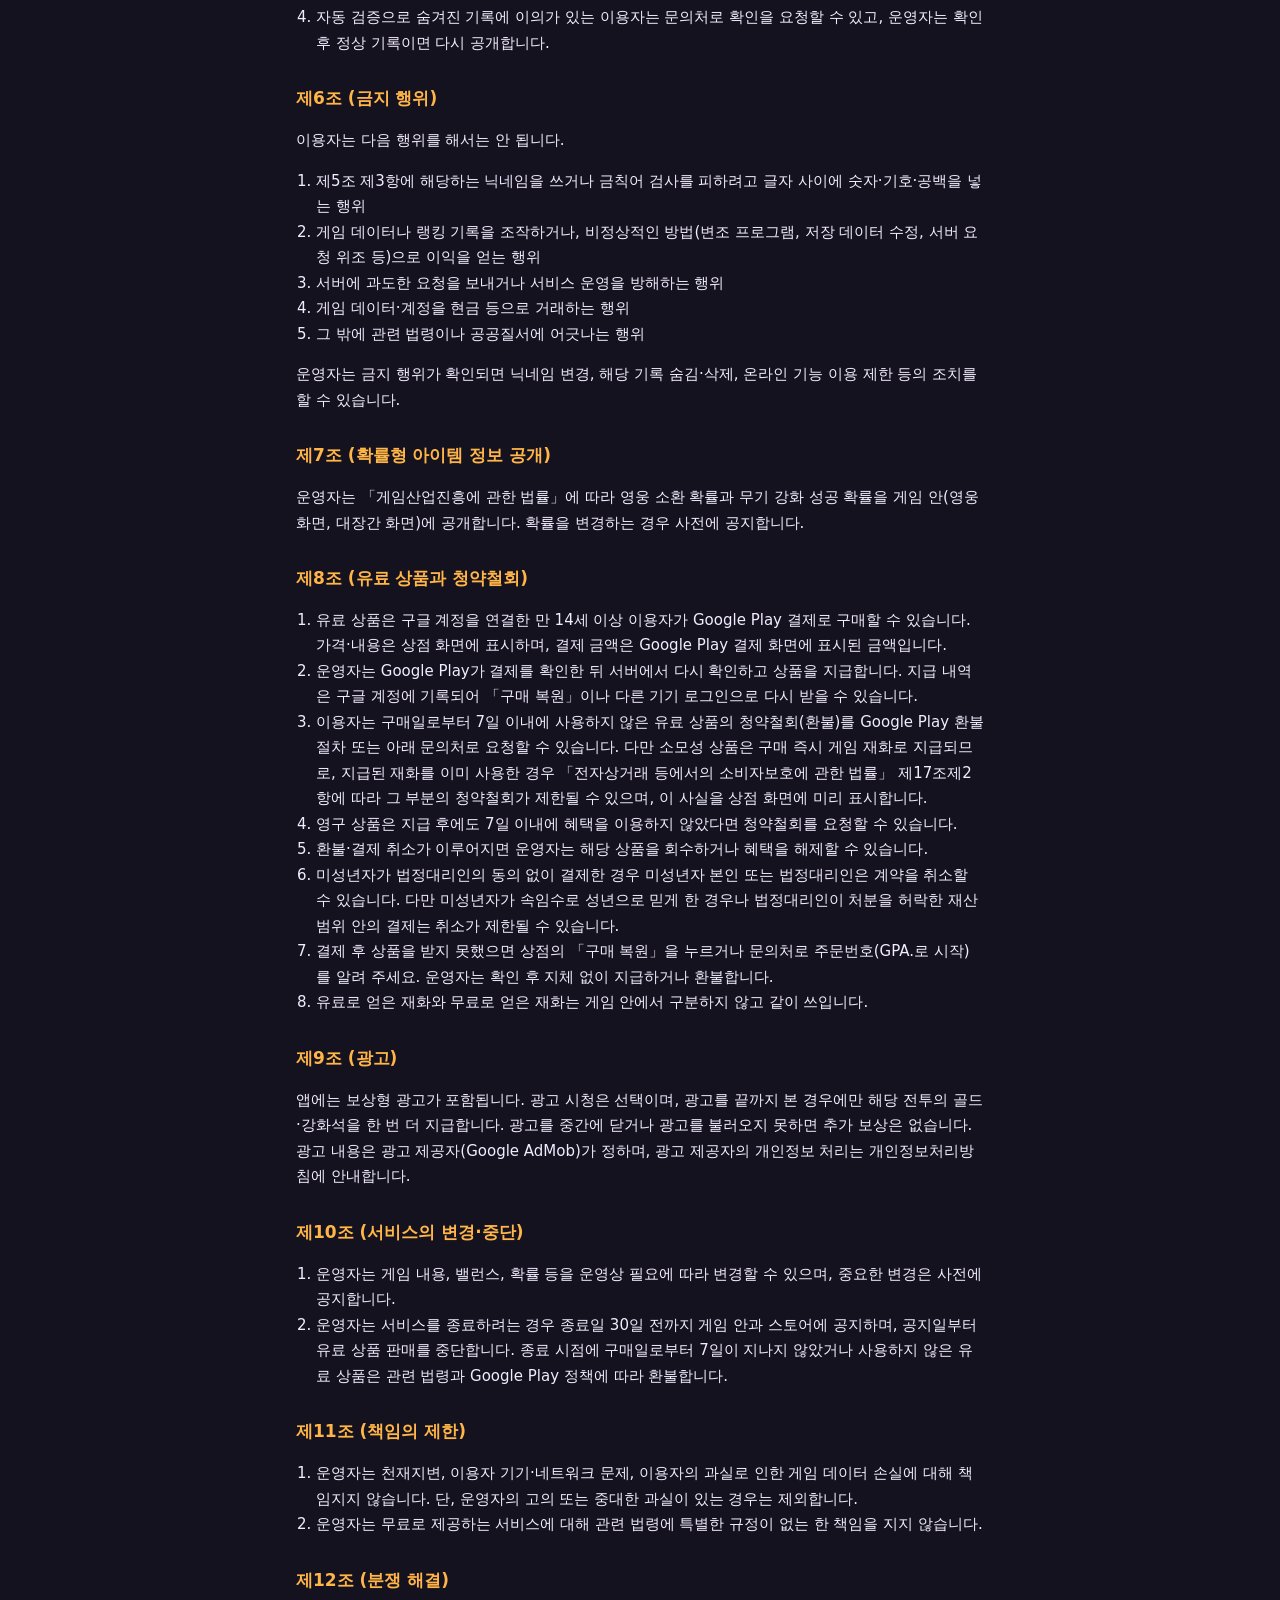
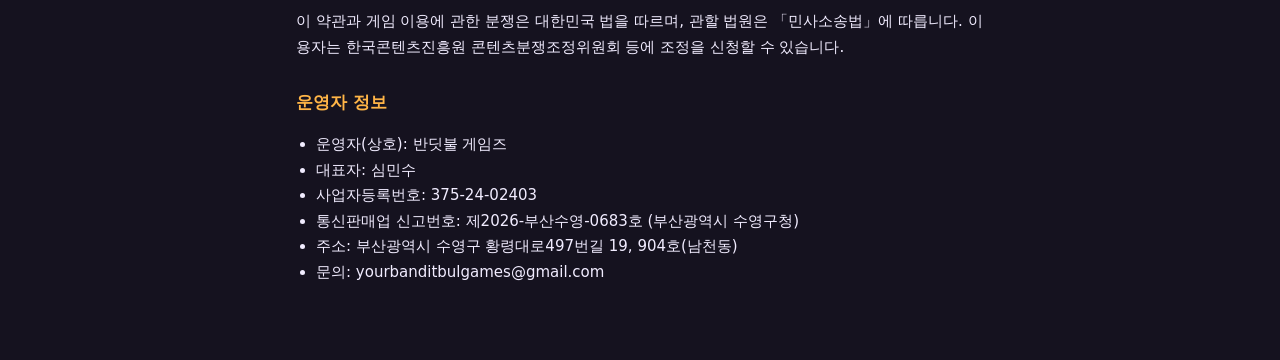
<file: resonance/online/terms.html>
<!doctype html>
<html lang="ko">
<head>
<meta charset="utf-8">
<meta name="viewport" content="width=device-width,initial-scale=1">
<title>이용약관 (온라인판) · 공명 원정대</title>
<link rel="stylesheet" href="../../legal.css">
</head>
<body>
<main>
<h1>공명 원정대 온라인판 이용약관</h1>
<p class="meta">시행일: 2026년 11월 24일 · 버전 2026-11-23.1</p>

<h2>제1조 (목적)</h2>
<p>이 약관은 반딧불 게임즈(이하 "운영자")이 제공하는 모바일·웹 게임 "공명 원정대"(이하 "게임") 및 관련 서비스의 이용 조건과 절차, 운영자와 이용자의 권리·의무를 정합니다.</p>

<h2>제2조 (정의)</h2>
<ol>
<li>"이용자"란 이 약관에 동의하고 게임을 이용하는 사람을 말합니다.</li>
<li>"게임 데이터"란 영웅, 무기, 재화(골드·강화석·영웅 조각·주문서 등), 진행 기록 등 게임 안에서 생성되는 정보를 말합니다.</li>
<li>"온라인 기능"이란 닉네임, 친구 코드, 친구 목록, 랭킹처럼 서버에 정보를 저장해 다른 이용자와 공유하는 기능을 말합니다.</li>
<li>"유료 상품"이란 Google Play 결제로 구매하는 상품을 말하며, 게임 재화를 바로 지급하는 「소모성 상품」(영웅 조각·강화석·주문서·부적 묶음)과 계정에 계속 적용되는 「영구 상품」(원정대 후원 패키지: 광고 없이 결과 보상 2배 받기, 자동 사냥 보상 영구 2배)이 있습니다. 유료 상품은 Google Play 온라인판에서만 판매합니다.</li>
<li>"구글 계정 연결"이란 이용자가 자신의 Google 계정으로 로그인해 게임 데이터를 서버에 저장(클라우드 저장)하고 유료 상품을 구매·복원할 수 있게 하는 기능을 말합니다.</li>
</ol>

<h2>제3조 (약관의 게시와 변경)</h2>
<ol>
<li>운영자는 이 약관을 게임 설정 화면과 앱 마켓 페이지에서 볼 수 있게 게시합니다.</li>
<li>운영자는 관련 법령을 위반하지 않는 범위에서 약관을 변경할 수 있으며, 변경 시 시행일 7일 전(이용자에게 불리한 변경은 30일 전)부터 게임 안에 공지합니다.</li>
<li>변경된 약관에 동의하지 않는 이용자는 이용을 중단할 수 있습니다. 시행일 이후 게임 안에서 다시 동의 절차를 거칩니다.</li>
</ol>

<h2>제4조 (이용 계약)</h2>
<ol>
<li>이용 계약은 이용자가 게임 첫 실행 시 이 약관에 동의하면 성립합니다. 별도 회원가입은 없습니다.</li>
<li>게임 데이터는 기본적으로 이용자의 기기에 저장됩니다. Google Play 온라인판에서 구글 계정을 연결하면 게임 데이터가 서버에도 저장(클라우드 저장)되어 기기를 바꿔도 이어 할 수 있습니다. 구글 계정을 연결하지 않은 상태에서 기기 변경, 앱 삭제, 브라우저 데이터 삭제로 사라진 게임 데이터는 운영자가 복구할 의무가 없습니다. 유료 상품은 구글 계정을 연결해야 구매할 수 있고 계정에 기록되므로, 다른 기기에서 같은 계정으로 로그인하면 다시 받을 수 있습니다.</li>
<li>만 14세 미만 이용자는 온라인 기능(랭킹·친구·구글 계정 연결·유료 상품 구매)을 이용할 수 없습니다.</li>
</ol>

<h2>제5조 (닉네임)</h2>
<ol>
<li>이용자는 게임을 처음 시작할 때 닉네임을 정하며, 설정 화면에서 언제든 바꿀 수 있습니다.</li>
<li>닉네임은 2~12자의 한글(완성형)·영문·숫자·밑줄·띄어쓰기로 정합니다.</li>
<li>다음 내용은 닉네임에 쓸 수 없습니다: 욕설·비속어, 타인을 비하하거나 혐오를 조장하는 표현, 성적인 표현, 운영자·관리자 등을 사칭하는 표현, 실명·전화번호·메신저 아이디·웹 주소 등 연락처, 그 밖에 관련 법령이나 공공질서에 어긋나는 표현.</li>
<li>운영자는 금칙어 목록으로 닉네임을 자동 검사하며, 목록은 운영상 필요에 따라 추가·변경될 수 있습니다. 검사를 통과했더라도 제3항에 해당하는 닉네임이 확인되면 운영자는 사전 통지 없이 임의의 닉네임으로 변경하거나 온라인 기능 이용을 제한할 수 있습니다.</li>
<li>닉네임은 이용자 기기에 저장되며, 온라인 기능에 동의한 경우에만 서버에 저장되어 랭킹·친구 목록에서 다른 이용자에게 공개됩니다.</li>
</ol>

<h2>제5조의2 (온라인 기능과 랭킹)</h2>
<ol>
<li>온라인 기능은 만 14세 이상 이용자가 별도로 동의한 경우에만 사용되며, 언제든 설정 화면에서 "온라인 기록 삭제"로 철회할 수 있습니다.</li>
<li>랭킹 기록은 다른 이용자에게 닉네임과 함께 공개됩니다.</li>
<li>운영자는 공정한 랭킹을 위해 서버에서 기록을 자동 검증합니다. 짧은 시간에 비정상적으로 오른 기록, 전투력에 비해 불가능한 기록 등은 랭킹에서 자동으로 숨겨질 수 있으며, 이용자의 게임 진행에는 영향을 주지 않습니다.</li>
<li>자동 검증으로 숨겨진 기록에 이의가 있는 이용자는 문의처로 확인을 요청할 수 있고, 운영자는 확인 후 정상 기록이면 다시 공개합니다.</li>
</ol>

<h2>제6조 (금지 행위)</h2>
<p>이용자는 다음 행위를 해서는 안 됩니다.</p>
<ol>
<li>제5조 제3항에 해당하는 닉네임을 쓰거나 금칙어 검사를 피하려고 글자 사이에 숫자·기호·공백을 넣는 행위</li>
<li>게임 데이터나 랭킹 기록을 조작하거나, 비정상적인 방법(변조 프로그램, 저장 데이터 수정, 서버 요청 위조 등)으로 이익을 얻는 행위</li>
<li>서버에 과도한 요청을 보내거나 서비스 운영을 방해하는 행위</li>
<li>게임 데이터·계정을 현금 등으로 거래하는 행위</li>
<li>그 밖에 관련 법령이나 공공질서에 어긋나는 행위</li>
</ol>
<p>운영자는 금지 행위가 확인되면 닉네임 변경, 해당 기록 숨김·삭제, 온라인 기능 이용 제한 등의 조치를 할 수 있습니다.</p>

<h2>제7조 (확률형 아이템 정보 공개)</h2>
<p>운영자는 「게임산업진흥에 관한 법률」에 따라 영웅 소환 확률과 무기 강화 성공 확률을 게임 안(영웅 화면, 대장간 화면)에 공개합니다. 확률을 변경하는 경우 사전에 공지합니다.</p>

<h2>제8조 (유료 상품과 청약철회)</h2>
<ol>
<li>유료 상품은 구글 계정을 연결한 만 14세 이상 이용자가 Google Play 결제로 구매할 수 있습니다. 가격·내용은 상점 화면에 표시하며, 결제 금액은 Google Play 결제 화면에 표시된 금액입니다.</li>
<li>운영자는 Google Play가 결제를 확인한 뒤 서버에서 다시 확인하고 상품을 지급합니다. 지급 내역은 구글 계정에 기록되어 「구매 복원」이나 다른 기기 로그인으로 다시 받을 수 있습니다.</li>
<li>이용자는 구매일로부터 7일 이내에 사용하지 않은 유료 상품의 청약철회(환불)를 Google Play 환불 절차 또는 아래 문의처로 요청할 수 있습니다. 다만 소모성 상품은 구매 즉시 게임 재화로 지급되므로, 지급된 재화를 이미 사용한 경우 「전자상거래 등에서의 소비자보호에 관한 법률」 제17조제2항에 따라 그 부분의 청약철회가 제한될 수 있으며, 이 사실을 상점 화면에 미리 표시합니다.</li>
<li>영구 상품은 지급 후에도 7일 이내에 혜택을 이용하지 않았다면 청약철회를 요청할 수 있습니다.</li>
<li>환불·결제 취소가 이루어지면 운영자는 해당 상품을 회수하거나 혜택을 해제할 수 있습니다.</li>
<li>미성년자가 법정대리인의 동의 없이 결제한 경우 미성년자 본인 또는 법정대리인은 계약을 취소할 수 있습니다. 다만 미성년자가 속임수로 성년으로 믿게 한 경우나 법정대리인이 처분을 허락한 재산 범위 안의 결제는 취소가 제한될 수 있습니다.</li>
<li>결제 후 상품을 받지 못했으면 상점의 「구매 복원」을 누르거나 문의처로 주문번호(GPA.로 시작)를 알려 주세요. 운영자는 확인 후 지체 없이 지급하거나 환불합니다.</li>
<li>유료로 얻은 재화와 무료로 얻은 재화는 게임 안에서 구분하지 않고 같이 쓰입니다.</li>
</ol>

<h2>제9조 (광고)</h2>
<p>앱에는 보상형 광고가 포함됩니다. 광고 시청은 선택이며, 광고를 끝까지 본 경우에만 해당 전투의 골드·강화석을 한 번 더 지급합니다. 광고를 중간에 닫거나 광고를 불러오지 못하면 추가 보상은 없습니다. 광고 내용은 광고 제공자(Google AdMob)가 정하며, 광고 제공자의 개인정보 처리는 개인정보처리방침에 안내합니다.</p>

<h2>제10조 (서비스의 변경·중단)</h2>
<ol>
<li>운영자는 게임 내용, 밸런스, 확률 등을 운영상 필요에 따라 변경할 수 있으며, 중요한 변경은 사전에 공지합니다.</li>
<li>운영자는 서비스를 종료하려는 경우 종료일 30일 전까지 게임 안과 스토어에 공지하며, 공지일부터 유료 상품 판매를 중단합니다. 종료 시점에 구매일로부터 7일이 지나지 않았거나 사용하지 않은 유료 상품은 관련 법령과 Google Play 정책에 따라 환불합니다.</li>
</ol>

<h2>제11조 (책임의 제한)</h2>
<ol>
<li>운영자는 천재지변, 이용자 기기·네트워크 문제, 이용자의 과실로 인한 게임 데이터 손실에 대해 책임지지 않습니다. 단, 운영자의 고의 또는 중대한 과실이 있는 경우는 제외합니다.</li>
<li>운영자는 무료로 제공하는 서비스에 대해 관련 법령에 특별한 규정이 없는 한 책임을 지지 않습니다.</li>
</ol>

<h2>제12조 (분쟁 해결)</h2>
<p>이 약관과 게임 이용에 관한 분쟁은 대한민국 법을 따르며, 관할 법원은 「민사소송법」에 따릅니다. 이용자는 한국콘텐츠진흥원 콘텐츠분쟁조정위원회 등에 조정을 신청할 수 있습니다.</p>

<h2>운영자 정보</h2>
<ul>
<li>운영자(상호): 반딧불 게임즈</li>
<li>대표자: 심민수</li>
<li>사업자등록번호: 375-24-02403</li>
<li>통신판매업 신고번호: 제2026-부산수영-0683호 (부산광역시 수영구청)</li>
<li>주소: 부산광역시 수영구 황령대로497번길 19, 904호(남천동)</li>
<li>문의: yourbanditbulgames@gmail.com</li>
</ul>
</main>
</body>
</html>
</file>
<file: legal.css>
:root{--bg:#15121f;--panel:#201b31;--line:#3a3354;--fg:#f1ecff;--muted:#a39cc2;--accent:#ffb547;--bad:#ff5d6c}
*{box-sizing:border-box}
body{margin:0;background:var(--bg);color:var(--fg);font:15px/1.7 system-ui,-apple-system,"Apple SD Gothic Neo","Malgun Gothic",sans-serif}
main{max-width:720px;margin:0 auto;padding:24px 16px 60px}
h1{font-size:24px;margin:8px 0}
h2{font-size:17px;margin:28px 0 8px;color:var(--accent)}
.meta{color:var(--muted);font-size:13px;margin:0}
.draft{background:#3a1d24;border:1px solid var(--bad);border-radius:10px;padding:8px 12px;font-size:13px}
.todo{color:var(--muted);border-left:3px solid var(--line);padding-left:10px;font-size:14px}
table{width:100%;border-collapse:collapse;font-size:13px;display:block;overflow-x:auto}
th,td{border:1px solid var(--line);padding:6px 8px;text-align:left;vertical-align:top}
th{background:var(--panel)}
a{color:#7cc4ff}
ol,ul{padding-left:20px}
.lang{font-size:14px;margin:0 0 12px;opacity:.85}
</file>
